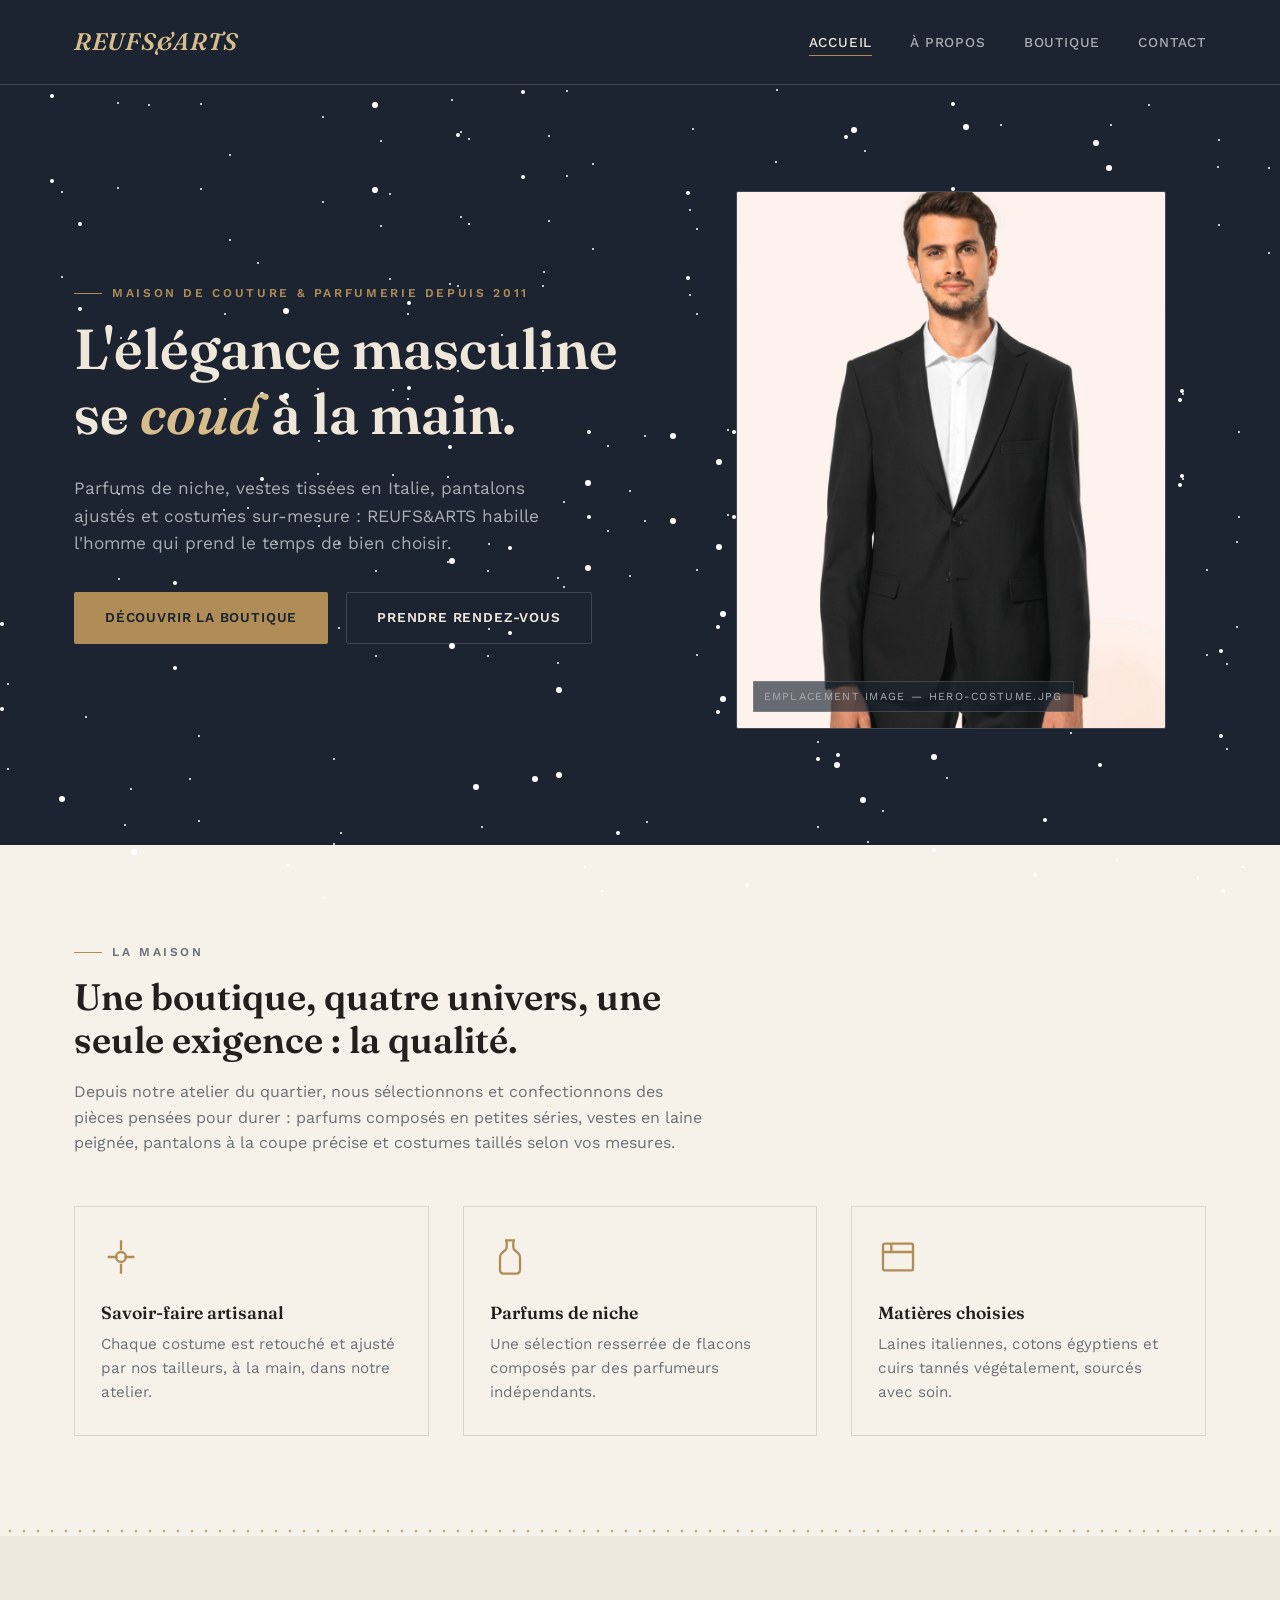
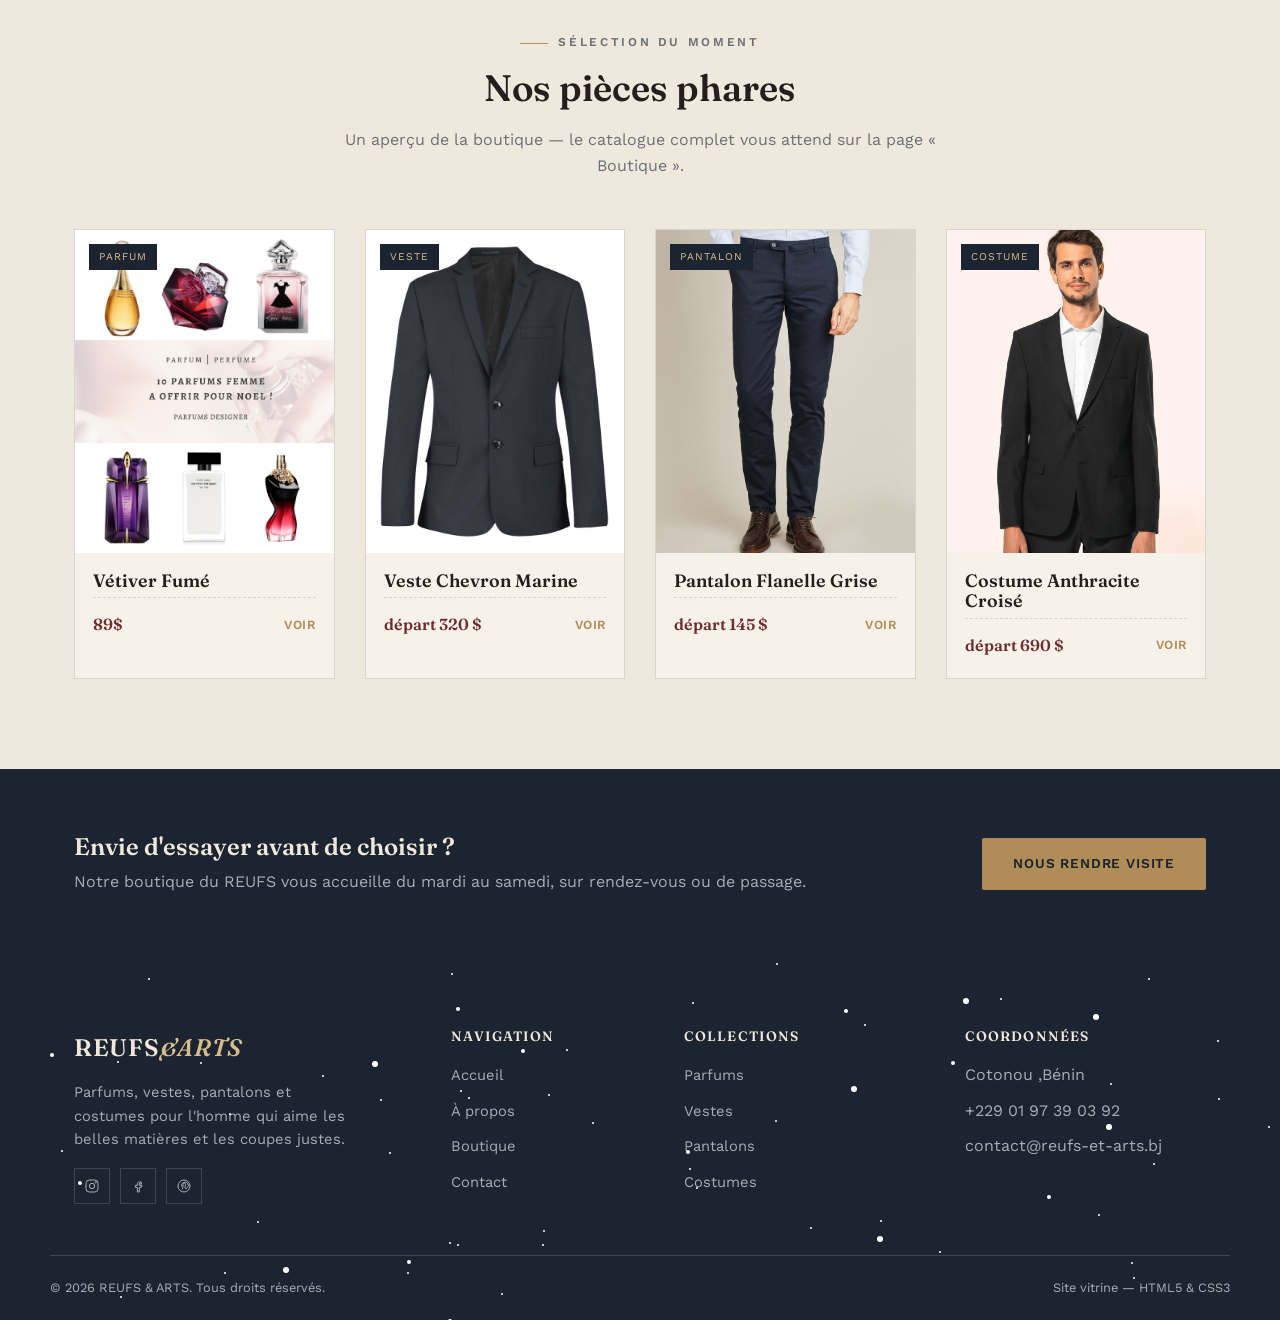
<file: index.html>
<!DOCTYPE html>
<html lang="fr">
<head>
<meta charset="UTF-8">
<meta name="viewport" content="width=device-width, initial-scale=1.0">
<title>Atelier REUFS — Parfums, costumes &amp; prêt-à-porter masculin</title>
<meta name="description" content="Atelier REUFS, boutique masculine : parfums, vestes, pantalons et costumes sur-mesure et prêt-à-porter d'exception.">
<link rel="preconnect" href="https://fonts.googleapis.com">
<link rel="preconnect" href="https://fonts.gstatic.com" crossorigin>
<link href="https://fonts.googleapis.com/css2?family=Fraunces:ital,wght@0,400;0,500;0,600;1,500&family=Work+Sans:wght@400;500;600&display=swap" rel="stylesheet">
<link rel="stylesheet" href="assets/style.css">
</head>
<body>

<header class="site-header">
  <div class="container header-inner">
    <a href="index.html" class="logo"><span>REUFS&amp;ARTS</span></a>
    <input type="checkbox" id="nav-toggle" class="nav-toggle">
    <label for="nav-toggle" class="hamburger" aria-label="Ouvrir le menu"><span></span></label>
    <nav class="site-nav" aria-label="Navigation principale">
      <ul>
        <li><a href="index.html" aria-current="page">Accueil</a></li>
        <li><a href="propos.html">À propos</a></li>
        <li><a href="services.html">Boutique</a></li>
        <li><a href="contacts.html">Contact</a></li>
      </ul>
    </nav>
  </div>
</header>

<main>

  <!-- HERO -->
  <section class="hero">
    <div class="stars-bg">
    <div class="stars-small"></div>
    <div class="stars-medium"></div>
    <div class="stars-large"></div>
    </div>
    <div class="container hero-grid">
      <div class="hero-text">
        <p class="eyebrow">Maison de couture &amp; parfumerie depuis 2011</p>
        <h1>L'élégance masculine se <em>coud</em> à la main.</h1>
        <p class="lead">Parfums de niche, vestes tissées en Italie, pantalons ajustés et costumes sur-mesure : REUFS&amp;ARTS habille l'homme qui prend le temps de bien choisir.</p>
        <div class="hero-actions">
          <a href="services.html" class="btn btn-primary">Découvrir la boutique</a>
          <a href="contacts.html" class="btn btn-outline">Prendre rendez-vous</a>
        </div>
      </div>
      <figure class="hero-media">
        <img src="assets/image/vestecomplet.jpg" alt="Costume trois pièces gris anthracite présenté sur mannequin en vitrine de la boutique">
        <span class="placeholder-tag">Emplacement image — hero-costume.jpg</span>
      </figure>
    </div>
  </section>

  <!-- PRESENTATION -->
  <section class="section">
    <div class="stars-bg">
    <div class="stars-small"></div>
    <div class="stars-medium"></div>
    <div class="stars-large"></div>
    </div>
    <div class="container">
      <div class="section-head">
        <p class="eyebrow">La maison</p>
        <h2>Une boutique, quatre univers, une seule exigence : la qualité.</h2>
        <p>Depuis notre atelier du quartier, nous sélectionnons et confectionnons des pièces pensées pour durer : parfums composés en petites séries, vestes en laine peignée, pantalons à la coupe précise et costumes taillés selon vos mesures.</p>
      </div>

      <div class="intro-grid">
        <article class="intro-item">
          <svg class="icon" viewBox="0 0 24 24" fill="none" stroke="currentColor" stroke-width="1.4"><path d="M12 2v6M12 22v-6M4 12h6M14 12h6"/><circle cx="12" cy="12" r="3"/></svg>
          <h3>Savoir-faire artisanal</h3>
          <p>Chaque costume est retouché et ajusté par nos tailleurs, à la main, dans notre atelier.</p>
        </article>
        <article class="intro-item">
          <svg class="icon" viewBox="0 0 24 24" fill="none" stroke="currentColor" stroke-width="1.4"><path d="M9 2h6M10 2v4.2c0 .5-.2 1-.5 1.4L6.8 10c-.5.6-.8 1.4-.8 2.2V20a2 2 0 0 0 2 2h8a2 2 0 0 0 2-2v-7.8c0-.8-.3-1.6-.8-2.2L14.5 7.6c-.3-.4-.5-.9-.5-1.4V2"/></svg>
          <h3>Parfums de niche</h3>
          <p>Une sélection resserrée de flacons composés par des parfumeurs indépendants.</p>
        </article>
        <article class="intro-item">
          <svg class="icon" viewBox="0 0 24 24" fill="none" stroke="currentColor" stroke-width="1.4"><rect x="3" y="4" width="18" height="16" rx="1"/><path d="M3 9h18M8 4v5"/></svg>
          <h3>Matières choisies</h3>
          <p>Laines italiennes, cotons égyptiens et cuirs tannés végétalement, sourcés avec soin.</p>
        </article>
      </div>
    </div>
  </section>

  <hr class="stitch-divider">

  <!-- PRODUITS PHARES -->
  <section class="section section-alt">
    <div class="container">
      <div class="section-head center">
        <p class="eyebrow">Sélection du moment</p>
        <h2>Nos pièces phares</h2>
        <p>Un aperçu de la boutique — le catalogue complet vous attend sur la page « Boutique ».</p>
      </div>

      <div class="product-grid">
        <article class="product-card preview-card">
          <div class="product-media">
            <span class="product-category">Parfum</span>
            <img src="assets/image/parfum.png" alt="Flacon de parfum Vétiver Fumé, boîtier ambré, posé sur un plateau en bois">
          </div>
          <div class="product-body">
            <h3>Vétiver Fumé</h3>
            <div class="product-footer">
              <span class="price">89$</span>
              <span class="product-mini-link">Voir</span>
            </div>
          </div>
        </article>

        <article class="product-card preview-card">
          <div class="product-media">
            <span class="product-category">Veste</span>
            <img src="assets/image/hautveste.jpg" alt="Veste en laine chevron bleu marine à revers crantés, sur cintre en bois">
          </div>
          <div class="product-body">
            <h3>Veste Chevron Marine</h3>
            <div class="product-footer">
              <span class="price">départ 320 $</span>
              <span class="product-mini-link">Voir</span>
            </div>
          </div>
        </article>

        <article class="product-card preview-card">
          <div class="product-media">
            <span class="product-category">Pantalon</span>
            <img src="assets/image/pantalon.jpg" alt="Pantalon en flanelle grise à pinces, coupe droite, plié sur une table en atelier">
          </div>
          <div class="product-body">
            <h3>Pantalon Flanelle Grise</h3>
            <div class="product-footer">
              <span class="price">départ 145 $</span>
              <span class="product-mini-link">Voir</span>
            </div>
          </div>
        </article>

        <article class="product-card preview-card">
          <div class="product-media">
            <span class="product-category">Costume</span>
            <img src="assets/image/vestecomplet.jpg" alt="Costume deux pièces anthracite sur mannequin, veste croisée">
          </div>
          <div class="product-body">
            <h3>Costume Anthracite Croisé</h3>
            <div class="product-footer">
              <span class="price">départ 690 $</span>
              <span class="product-mini-link">VOIR</span>
            </div>
          </div>
        </article>
        
      </div>
    </div>
  </section>

  <!-- CTA -->
  <section class="cta-band">
    <div class="container cta-grid">
      <div>
        <h2>Envie d'essayer avant de choisir&nbsp;?</h2>
        <p>Notre boutique du REUFS vous accueille du mardi au samedi, sur rendez-vous ou de passage.</p>
      </div>
      <a href="contact.html" class="btn btn-primary">Nous rendre visite</a>
    </div>
  </section>

</main>

<footer class="site-footer">
   <div class="stars-bg">
   <div class="stars-small"></div>
   <div class="stars-medium"></div>
   <div class="stars-large"></div>
   </div>
  <div class="container footer-grid">
    <div class="footer-brand">
      <a href="index.html" class="logo">REUFS<span>&amp;ARTS</span></a>
      <p>Parfums, vestes, pantalons et costumes pour l'homme qui aime les belles matières et les coupes justes.</p>
      <div class="footer-social">
        <a href="#" aria-label="Instagram"><svg viewBox="0 0 24 24" fill="none" stroke="currentColor" stroke-width="1.5"><rect x="3" y="3" width="18" height="18" rx="5"/><circle cx="12" cy="12" r="4"/><circle cx="17.5" cy="6.5" r="1"/></svg></a>
        <a href="#" aria-label="Facebook"><svg viewBox="0 0 24 24" fill="none" stroke="currentColor" stroke-width="1.5"><path d="M14 9h3V6h-3c-1.7 0-3 1.3-3 3v2H8v3h3v7h3v-7h3l1-3h-4V9c0-.6.4-1 1-1z"/></svg></a>
        <a href="#" aria-label="Pinterest"><svg viewBox="0 0 24 24" fill="none" stroke="currentColor" stroke-width="1.5"><circle cx="12" cy="12" r="9"/><path d="M9.5 17c1-4 1.2-6 1.2-7.3a1.8 1.8 0 0 1 3.6.2c0 1-.6 2.5-.9 3.9-.3 1.1.6 2 1.7 2 2 0 3.4-2.6 3.4-5 0-2.6-2-4.5-4.9-4.5-3.4 0-5.3 2.4-5.3 4.8 0 .9.3 1.5.7 2"/></svg></a>
      </div>
    </div>
    <nav class="footer-col" aria-label="Plan du site">
      <h4>Navigation</h4>
      <ul>
        <li><a href="index.html">Accueil</a></li>
        <li><a href="propos.html">À propos</a></li>
        <li><a href="services.html">Boutique</a></li>
        <li><a href="contacts.html">Contact</a></li>
      </ul>
    </nav>
    <div class="footer-col">
      <h4>Collections</h4>
      <ul>
        <li><a href="services.html#parfums">Parfums</a></li>
        <li><a href="services.html#vestes">Vestes</a></li>
        <li><a href="services.html#pantalons">Pantalons</a></li>
        <li><a href="services.html#costumes">Costumes</a></li>
      </ul>
    </div>
    <div class="footer-col">
      <h4>Coordonnées</h4>
      <ul>
        <li>Cotonou ,Bénin</li>
        <li>+229 01 97 39 03 92</li>
        <li>contact@reufs-et-arts.bj</li>
      </ul>
    </div>
  </div>
  <div class="container footer-bottom">
    <span>&copy; 2026 REUFS &amp; ARTS. Tous droits réservés.</span>
    <span>Site vitrine — HTML5 &amp; CSS3</span>
  </div>
</footer>

</body>
</html>
</file>
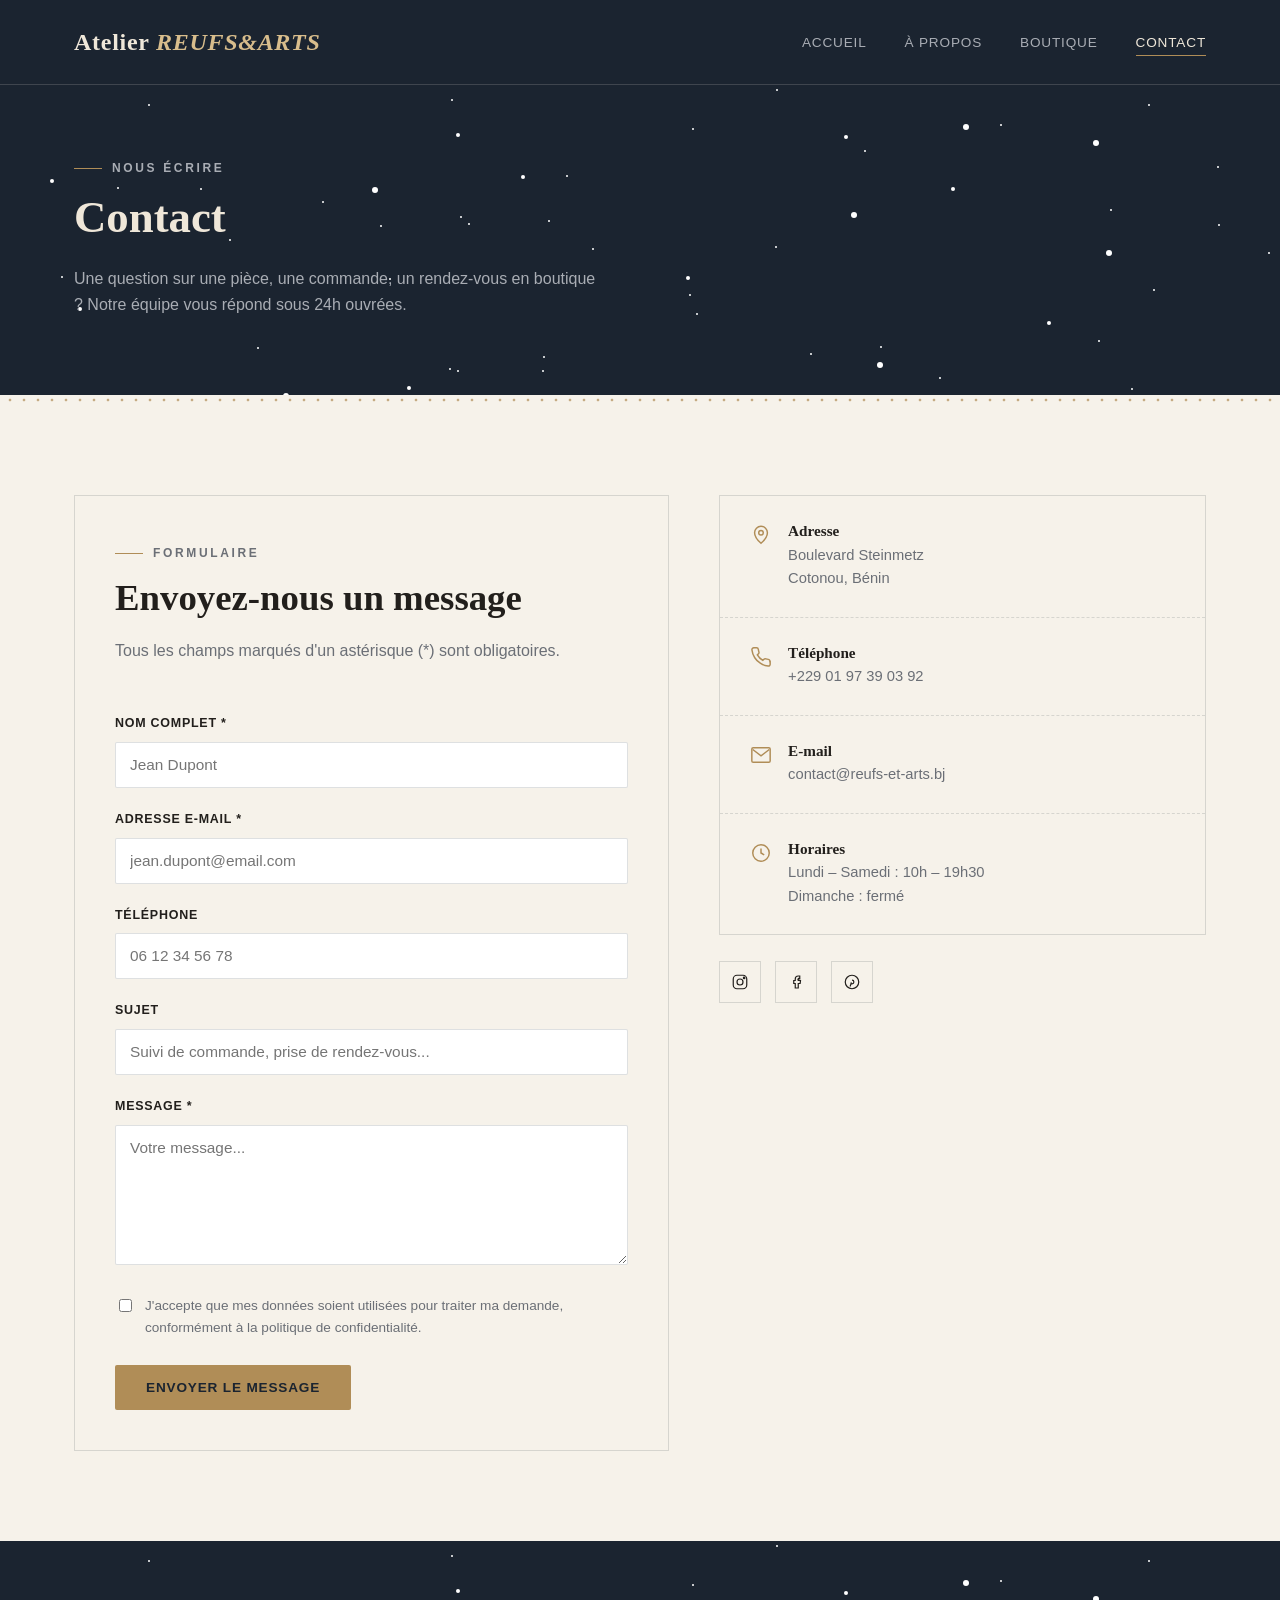
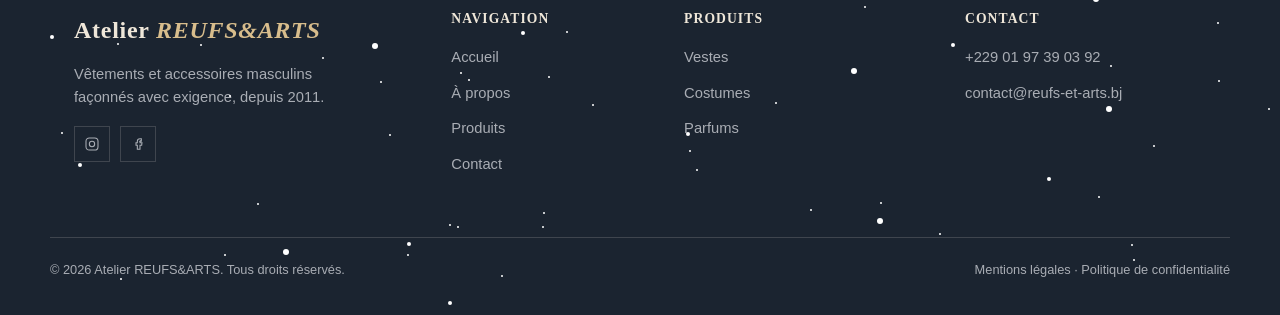
<file: contacts.html>
<!DOCTYPE html>
<html lang="fr">
<head>
<meta charset="UTF-8">
<meta name="viewport" content="width=device-width, initial-scale=1.0">
<title>Contact — Atelier REUFS&ARTS</title>
<meta name="description" content="Contactez Atelier REUFS&ARTS : formulaire, adresse, téléphone, horaires et réseaux sociaux.">
<link rel="stylesheet" href="assets/style.css">
</head>
<body>

<!-- ========== EN-TÊTE ========== -->
<header class="site-header">
  <div class="container header-inner">
    <a href="index.html" class="logo">Atelier <span>REUFS&ARTS</span></a>

    <input type="checkbox" id="nav-toggle" class="nav-toggle">
    <label for="nav-toggle" class="hamburger" aria-label="Ouvrir le menu">
      <span></span>
    </label>

    <nav class="site-nav" aria-label="Navigation principale">
      <ul>
        <li><a href="index.html">Accueil</a></li>
        <li><a href="propos.html">À propos</a></li>
        <li><a href="services.html">Boutique</a></li>
        <li><a href="contacts.html" aria-current="page">Contact</a></li>
      </ul>
    </nav>
  </div>
</header>

<main>

  <!-- ========== BANNIÈRE DE PAGE ========== -->
  <section class="page-banner">
    <div class="stars-bg">
    <div class="stars-small"></div>
    <div class="stars-medium"></div>
   <div class="stars-large"></div>
   </div>
    <div class="container">
      <p class="eyebrow">Nous écrire</p>
      <h1>Contact</h1>
      <p>Une question sur une pièce, une commande, un rendez-vous en boutique ? Notre équipe vous répond sous 24h ouvrées.</p>
    </div>
  </section>
  <hr class="stitch-divider">

  <!-- ========== FORMULAIRE + COORDONNÉES ========== -->
  <section class="section">
    <div class="container">
      <div class="contact-grid">

        <!-- Formulaire -->
        <article class="contact-form">
          <div class="section-head">
            <p class="eyebrow">Formulaire</p>
            <h2>Envoyez-nous un message</h2>
            <p>Tous les champs marqués d'un astérisque (*) sont obligatoires.</p>
          </div>

          <form action="#" method="post">
            <div class="form-row">
              <label for="nom">Nom complet *</label>
              <input type="text" id="nom" name="nom" placeholder="Jean Dupont" required>
            </div>

            <div class="form-row">
              <label for="email">Adresse e-mail *</label>
              <input type="email" id="email" name="email" placeholder="jean.dupont@email.com" required>
            </div>

            <div class="form-row">
              <label for="telephone">Téléphone</label>
              <input type="tel" id="telephone" name="telephone" placeholder="06 12 34 56 78">
            </div>

            <div class="form-row">
              <label for="sujet">Sujet</label>
              <input type="text" id="sujet" name="sujet" placeholder="Suivi de commande, prise de rendez-vous...">
            </div>

            <div class="form-row">
              <label for="message">Message *</label>
              <textarea id="message" name="message" placeholder="Votre message..." required></textarea>
            </div>

            <div class="form-consent">
              <input type="checkbox" id="consent" name="consent" required>
              <label for="consent">J'accepte que mes données soient utilisées pour traiter ma demande, conformément à la politique de confidentialité.</label>
            </div>

            <button type="submit" class="btn btn-primary">Envoyer le message</button>
          </form>
        </article>

        <!-- Coordonnées -->
        <aside>
          <div class="info-card">
            <div class="info-block">
              <svg class="icon" viewBox="0 0 24 24" fill="none" stroke="currentColor" stroke-width="1.6" aria-hidden="true">
                <path d="M12 21s-7-6.1-7-11.5A7 7 0 0 1 12 2.5a7 7 0 0 1 7 7C19 14.9 12 21 12 21z"/>
                <circle cx="12" cy="9.5" r="2.5"/>
              </svg>
              <div>
                <h3>Adresse</h3>
                <p>Boulevard Steinmetz<br>Cotonou, Bénin</p>
              </div>
            </div>

            <div class="info-block">
              <svg class="icon" viewBox="0 0 24 24" fill="none" stroke="currentColor" stroke-width="1.6" aria-hidden="true">
                <path d="M22 16.9v3a2 2 0 0 1-2.2 2 19.8 19.8 0 0 1-8.6-3.1 19.5 19.5 0 0 1-6-6A19.8 19.8 0 0 1 2.1 4.2 2 2 0 0 1 4.1 2h3a2 2 0 0 1 2 1.7c.1.9.3 1.8.6 2.7a2 2 0 0 1-.5 2.1L8 9.7a16 16 0 0 0 6 6l1.2-1.2a2 2 0 0 1 2.1-.5c.9.3 1.8.5 2.7.6a2 2 0 0 1 1.7 2.3z"/>
              </svg>
              <div>
                <h3>Téléphone</h3>
                <p>+229 01 97 39 03 92</p>
              </div>
            </div>

            <div class="info-block">
              <svg class="icon" viewBox="0 0 24 24" fill="none" stroke="currentColor" stroke-width="1.6" aria-hidden="true">
                <rect x="2" y="4" width="20" height="16" rx="1.5"/>
                <path d="m3 6 9 7 9-7"/>
              </svg>
              <div>
                <h3>E-mail</h3>
                <p>contact@reufs-et-arts.bj</p>
              </div>
            </div>

            <div class="info-block">
              <svg class="icon" viewBox="0 0 24 24" fill="none" stroke="currentColor" stroke-width="1.6" aria-hidden="true">
                <circle cx="12" cy="12" r="9"/>
                <path d="M12 7v5l3.5 2"/>
              </svg>
              <div>
                <h3>Horaires</h3>
                <p>Lundi – Samedi : 10h – 19h30<br>Dimanche : fermé</p>
              </div>
            </div>
          </div>

          <div class="social-row" aria-label="Réseaux sociaux">
            <a href="#" aria-label="Instagram">
              <svg viewBox="0 0 24 24" fill="none" stroke="currentColor" stroke-width="1.6" aria-hidden="true">
                <rect x="3" y="3" width="18" height="18" rx="5"/>
                <circle cx="12" cy="12" r="4"/>
                <circle cx="17.5" cy="6.5" r="1"/>
              </svg>
            </a>
            <a href="#" aria-label="Facebook">
              <svg viewBox="0 0 24 24" fill="none" stroke="currentColor" stroke-width="1.6" aria-hidden="true">
                <path d="M15 8h2V4h-2a4 4 0 0 0-4 4v2H9v4h2v6h4v-6h2.5l.5-4H15V8a1 1 0 0 1 1-1z"/>
              </svg>
            </a>
            <a href="#" aria-label="Pinterest">
              <svg viewBox="0 0 24 24" fill="none" stroke="currentColor" stroke-width="1.6" aria-hidden="true">
                <circle cx="12" cy="12" r="9"/>
                <path d="M9.5 18c1-3 1.6-5.4 1.6-5.4M12 9.5a2.5 2.5 0 1 1 0 5c-1 0-1.6-.4-1.6-.4"/>
              </svg>
            </a>
          </div>
        </aside>

      </div>
    </div>
  </section>

</main>

<!-- ========== PIED DE PAGE ========== -->
<footer class="site-footer">
  <div class="stars-bg">
     <div class="stars-small"></div>
     <div class="stars-medium"></div>
     <div class="stars-large"></div>
   </div>
  <div class="container footer-grid">
    <div class="footer-brand">
      <a href="index.html" class="logo">Atelier <span>REUFS&ARTS</span></a>
      <p>Vêtements et accessoires masculins façonnés avec exigence, depuis 2011.</p>
      <div class="footer-social">
        <a href="#" aria-label="Instagram">
          <svg viewBox="0 0 24 24" fill="none" stroke="currentColor" stroke-width="1.6" aria-hidden="true">
            <rect x="3" y="3" width="18" height="18" rx="5"/>
            <circle cx="12" cy="12" r="4"/>
          </svg>
        </a>
        <a href="#" aria-label="Facebook">
          <svg viewBox="0 0 24 24" fill="none" stroke="currentColor" stroke-width="1.6" aria-hidden="true">
            <path d="M15 8h2V4h-2a4 4 0 0 0-4 4v2H9v4h2v6h4v-6h2.5l.5-4H15V8a1 1 0 0 1 1-1z"/>
          </svg>
        </a>
      </div>
    </div>

    <div class="footer-col">
      <h4>Navigation</h4>
      <ul>
        <li><a href="index.html">Accueil</a></li>
        <li><a href="propos.html">À propos</a></li>
        <li><a href="services.html">Produits</a></li>
        <li><a href="contacts.html">Contact</a></li>
      </ul>
    </div>

    <div class="footer-col">
      <h4>Produits</h4>
      <ul>
        <li><a href="services.html">Vestes</a></li>
        <li><a href="services.html">Costumes</a></li>
        <li><a href="services.html">Parfums</a></li>
      </ul>
    </div>

    <div class="footer-col">
      <h4>Contact</h4>
      <ul>
        <li><a href="tel:+2290197390392">+229 01 97 39 03 92</a></li>
        <li><a href="mailto:contact@reufs-et-arts.bj">contact@reufs-et-arts.bj</a></li>
      </ul>
    </div>
  </div>

  <div class="container footer-bottom">
    <p>&copy; 2026 Atelier REUFS&ARTS. Tous droits réservés.</p>
    <p>Mentions légales · Politique de confidentialité</p>
  </div>
</footer>

</body>
</html>
</file>
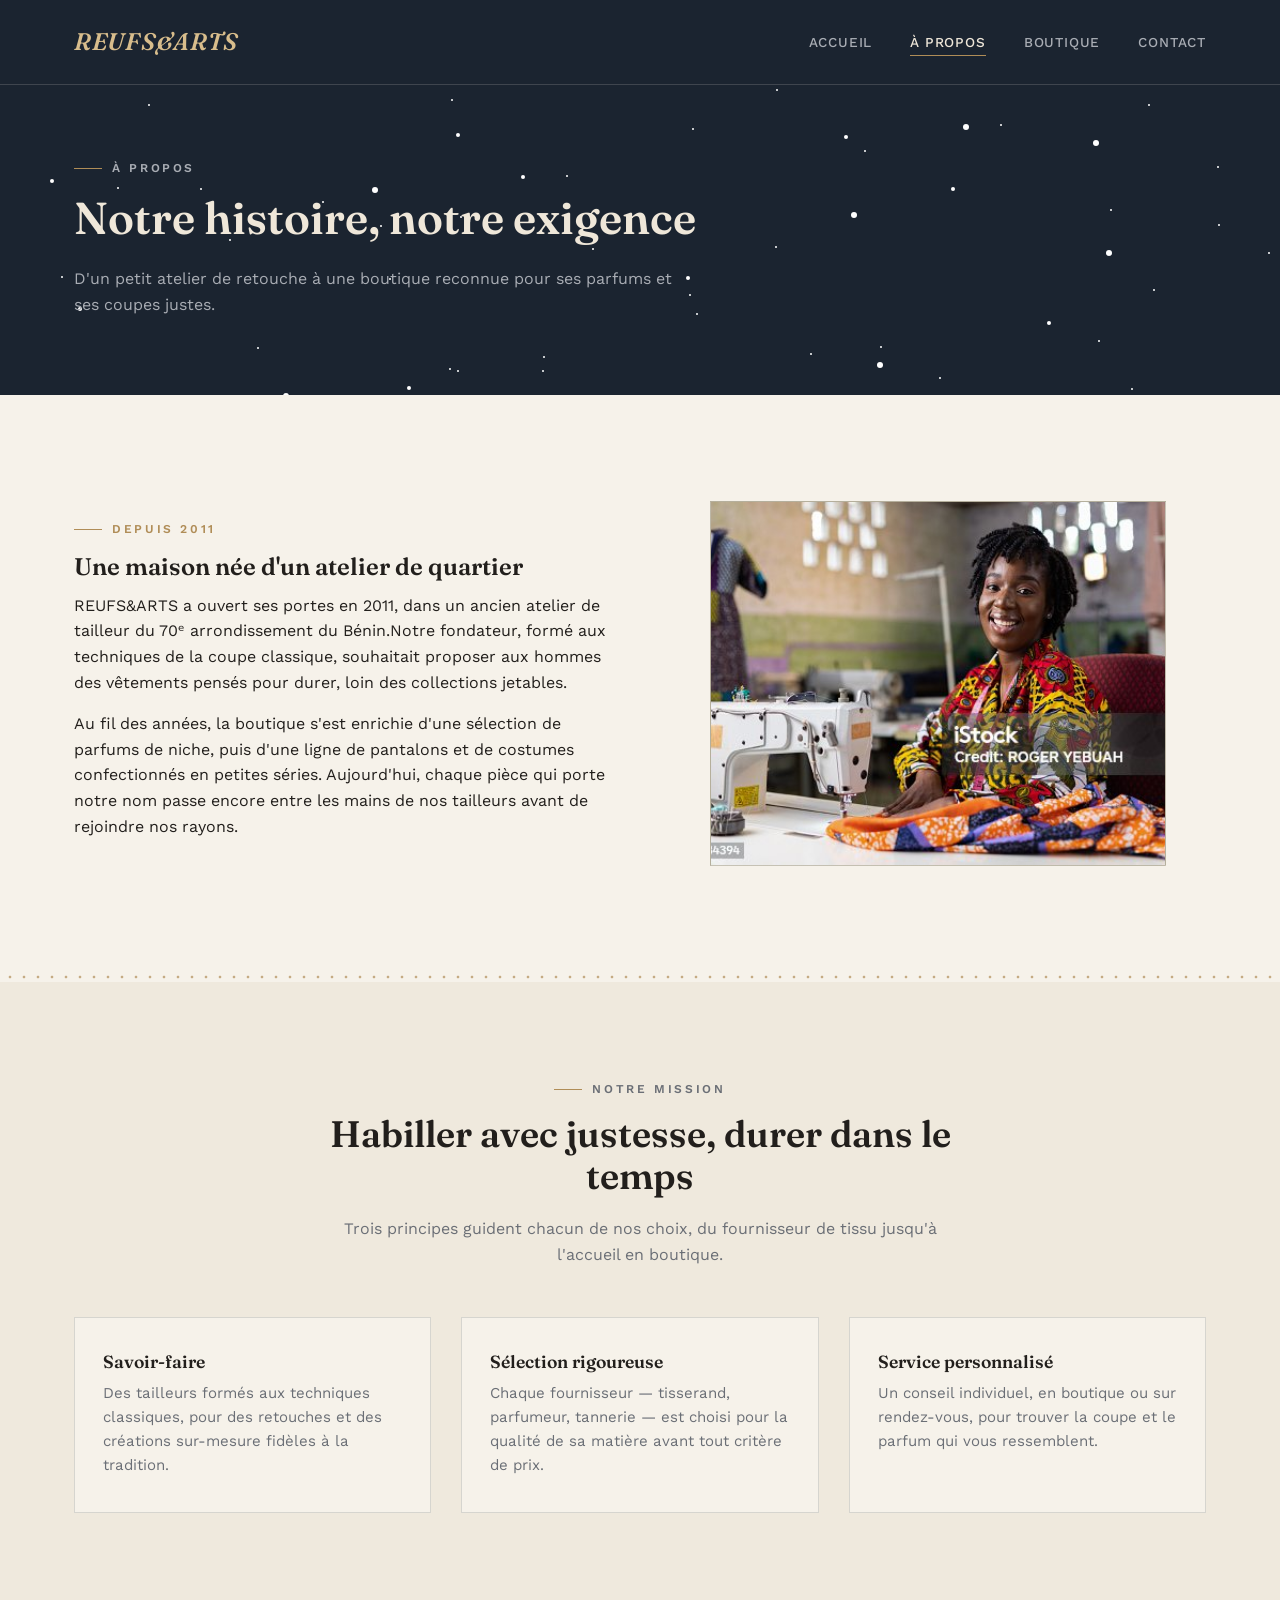
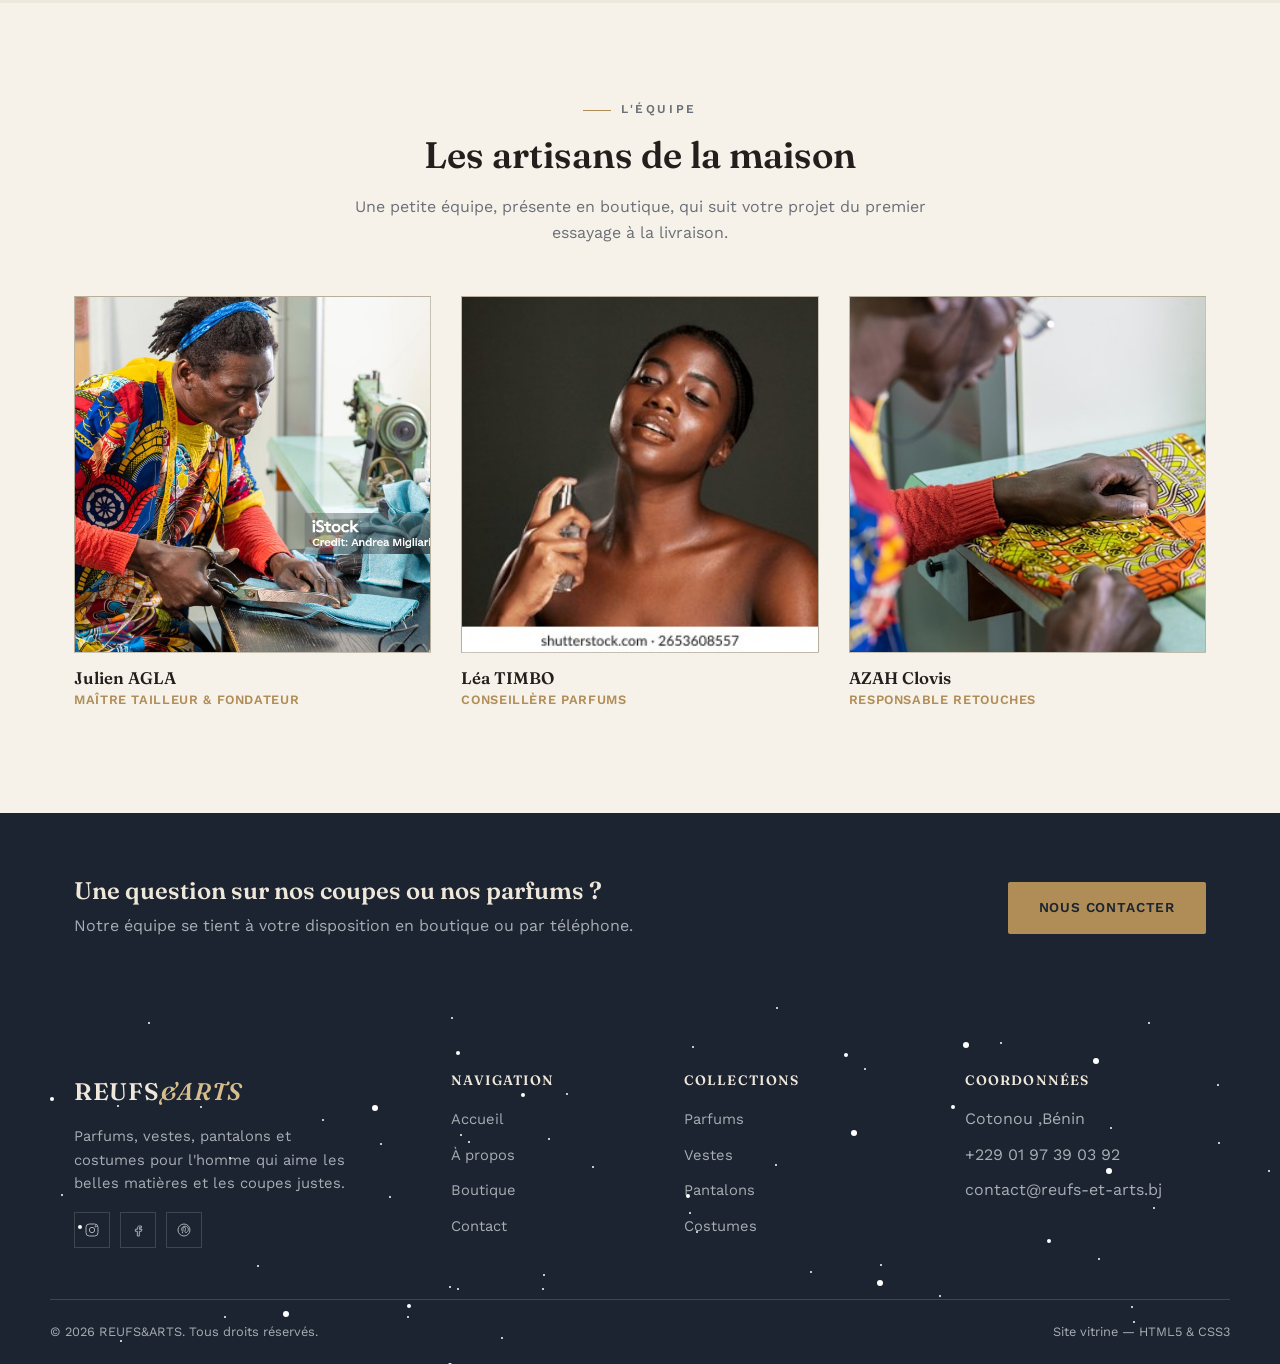
<file: propos.html>
<!DOCTYPE html>
<html lang="fr">
<head>
<meta charset="UTF-8">
<meta name="viewport" content="width=device-width, initial-scale=1.0">
<title>À propos — Atelier Faubourg</title>
<meta name="description" content="Découvrez l'histoire, la mission et l'équipe de la boutique Faubourg & Co, spécialiste du parfum et du vêtement masculin.">
<link rel="preconnect" href="https://fonts.googleapis.com">
<link rel="preconnect" href="https://fonts.gstatic.com" crossorigin>
<link href="https://fonts.googleapis.com/css2?family=Fraunces:ital,wght@0,400;0,500;0,600;1,500&family=Work+Sans:wght@400;500;600&display=swap" rel="stylesheet">
<link rel="stylesheet" href="assets/style.css">
</head>
<body>

<header class="site-header">
  <div class="container header-inner">
    <a href="index.html" class="logo"><span>REUFS&amp;ARTS</span></a>
    <input type="checkbox" id="nav-toggle" class="nav-toggle">
    <label for="nav-toggle" class="hamburger" aria-label="Ouvrir le menu"><span></span></label>
    <nav class="site-nav" aria-label="Navigation principale">
      <ul>
        <li><a href="index.html">Accueil</a></li>
        <li><a href="propos.html" aria-current="page">À propos</a></li>
        <li><a href="services.html">Boutique</a></li>
        <li><a href="contacts.html">Contact</a></li>
      </ul>
    </nav>
  </div>
</header>

<main>

  <section class="page-banner">
     <div class="stars-bg">
     <div class="stars-small"></div>
     <div class="stars-medium"></div>
     <div class="stars-large"></div>
     </div>
    <div class="container">
      <p class="eyebrow">À propos</p>
      <h1>Notre histoire, notre exigence</h1>
      <p>D'un petit atelier de retouche à une boutique reconnue pour ses parfums et ses coupes justes.</p>
    </div>
  </section>

  <!-- HISTOIRE -->
  <section class="section">
    <div class="container about-split">
      <div>
        <p class="eyebrow">Depuis 2011</p>
        <h2>Une maison née d'un atelier de quartier</h2>
        <p>REUFS&amp;ARTS a ouvert ses portes en 2011, dans un ancien atelier de tailleur du 70ᵉ arrondissement du Bénin.Notre fondateur, formé aux techniques de la coupe classique, souhaitait proposer aux hommes des vêtements pensés pour durer, loin des collections jetables.</p>
        <p>Au fil des années, la boutique s'est enrichie d'une sélection de parfums de niche, puis d'une ligne de pantalons et de costumes confectionnés en petites séries. Aujourd'hui, chaque pièce qui porte notre nom passe encore entre les mains de nos tailleurs avant de rejoindre nos rayons.</p>
      </div>
      <figure class="about-media">
        <img src="assets/image/entrepreneur-africain-en-couture.jpg" alt="Photo d'archive de l'atelier de couture Faubourg lors de son ouverture, tailleur au travail sur une veste">
      </figure>
    </div>
  </section>

  <hr class="stitch-divider">

  <!-- MISSION / VALEURS -->
  <section class="section section-alt">
    <div class="container">
      <div class="section-head center">
        <p class="eyebrow">Notre mission</p>
        <h2>Habiller avec justesse, durer dans le temps</h2>
        <p>Trois principes guident chacun de nos choix, du fournisseur de tissu jusqu'à l'accueil en boutique.</p>
      </div>
      <div class="values-grid">
        <article class="value-card">
          <h3>Savoir-faire</h3>
          <p>Des tailleurs formés aux techniques classiques, pour des retouches et des créations sur-mesure fidèles à la tradition.</p>
        </article>
        <article class="value-card">
          <h3>Sélection rigoureuse</h3>
          <p>Chaque fournisseur — tisserand, parfumeur, tannerie — est choisi pour la qualité de sa matière avant tout critère de prix.</p>
        </article>
        <article class="value-card">
          <h3>Service personnalisé</h3>
          <p>Un conseil individuel, en boutique ou sur rendez-vous, pour trouver la coupe et le parfum qui vous ressemblent.</p>
        </article>
      </div>
    </div>
  </section>

  <!-- EQUIPE -->
  <section class="section">
    <div class="container">
      <div class="section-head center">
        <p class="eyebrow">L'équipe</p>
        <h2>Les artisans de la maison</h2>
        <p>Une petite équipe, présente en boutique, qui suit votre projet du premier essayage à la livraison.</p>
      </div>
      <div class="team-grid">
        <article class="team-card">
          <div class="team-photo">
            <img src="assets/image/tailleur-africain-du-sénégal-à-lœuvre-dans-son-atelier-production-artisanale-de-vêtements-de.jpg" alt="Portrait de Julien AGLA, maître tailleur, dans l'atelier">
          </div>
          <h3>Julien AGLA</h3>
          <p class="role">Maître tailleur &amp; fondateur</p>
        </article>
        <article class="team-card">
          <div class="team-photo">
            <img src="assets/image/parfum.jpg" alt="Portrait de Léa TIMBO, conseillère parfums, en boutique">
          </div>
          <h3>Léa TIMBO</h3>
          <p class="role">Conseillère parfums</p>
        </article>
        <article class="team-card">
          <div class="team-photo">
            <img src="assets/image/tailleur-africain-vetu-vetements-tissus-traditionnels-au-travail-dans-son-atelier-production-vetements-uniques-au-style-moderne-aux-couleurs-afrique-petite-entreprise-concept-artisan_164678-552.jpg" alt="Portrait de AZAH Clovis, responsable des retouches, mètre ruban autour du cou">
          </div>
          <h3>AZAH Clovis</h3>
          <p class="role">Responsable retouches</p>
        </article>
      </div>
    </div>
  </section>

  <section class="cta-band">
    <div class="container cta-grid">
      <div>
        <h2>Une question sur nos coupes ou nos parfums&nbsp;?</h2>
        <p>Notre équipe se tient à votre disposition en boutique ou par téléphone.</p>
      </div>
      <a href="contacts.html" class="btn btn-primary">Nous contacter</a>
    </div>
  </section>

</main>

<footer class="site-footer">
    <div class="stars-bg">
    <div class="stars-small"></div>
    <div class="stars-medium"></div>
    <div class="stars-large"></div>
    </div>
  <div class="container footer-grid">
    <div class="footer-brand">
      <a href="index.html" class="logo">REUFS<span>&amp;ARTS</span></a>
      <p>Parfums, vestes, pantalons et costumes pour l'homme qui aime les belles matières et les coupes justes.</p>
      <div class="footer-social">
        <a href="#" aria-label="Instagram"><svg viewBox="0 0 24 24" fill="none" stroke="currentColor" stroke-width="1.5"><rect x="3" y="3" width="18" height="18" rx="5"/><circle cx="12" cy="12" r="4"/><circle cx="17.5" cy="6.5" r="1"/></svg></a>
        <a href="#" aria-label="Facebook"><svg viewBox="0 0 24 24" fill="none" stroke="currentColor" stroke-width="1.5"><path d="M14 9h3V6h-3c-1.7 0-3 1.3-3 3v2H8v3h3v7h3v-7h3l1-3h-4V9c0-.6.4-1 1-1z"/></svg></a>
        <a href="#" aria-label="Pinterest"><svg viewBox="0 0 24 24" fill="none" stroke="currentColor" stroke-width="1.5"><circle cx="12" cy="12" r="9"/><path d="M9.5 17c1-4 1.2-6 1.2-7.3a1.8 1.8 0 0 1 3.6.2c0 1-.6 2.5-.9 3.9-.3 1.1.6 2 1.7 2 2 0 3.4-2.6 3.4-5 0-2.6-2-4.5-4.9-4.5-3.4 0-5.3 2.4-5.3 4.8 0 .9.3 1.5.7 2"/></svg></a>
      </div>
    </div>
    <nav class="footer-col" aria-label="Plan du site">
      <h4>Navigation</h4>
      <ul>
        <li><a href="index.html">Accueil</a></li>
        <li><a href="propos.html">À propos</a></li>
        <li><a href="services.html">Boutique</a></li>
        <li><a href="contacts.html">Contact</a></li>
      </ul>
    </nav>
    <div class="footer-col">
      <h4>Collections</h4>
      <ul>
        <li><a href="services.html#parfums">Parfums</a></li>
        <li><a href="services.html#vestes">Vestes</a></li>
        <li><a href="services.html#pantalons">Pantalons</a></li>
        <li><a href="services.html#costumes">Costumes</a></li>
      </ul>
    </div>
    <div class="footer-col">
      <h4>Coordonnées</h4>
      <ul>
        <li>Cotonou ,Bénin</li>
        <li>+229 01 97 39 03 92</li>
        <li>contact@reufs-et-arts.bj</li>
      </ul>
    </div>
  </div>
  <div class="container footer-bottom">
    <span>&copy; 2026 REUFS&amp;ARTS. Tous droits réservés.</span>
    <span>Site vitrine — HTML5 &amp; CSS3</span>
  </div>
</footer>

</body>
</html>
</file>
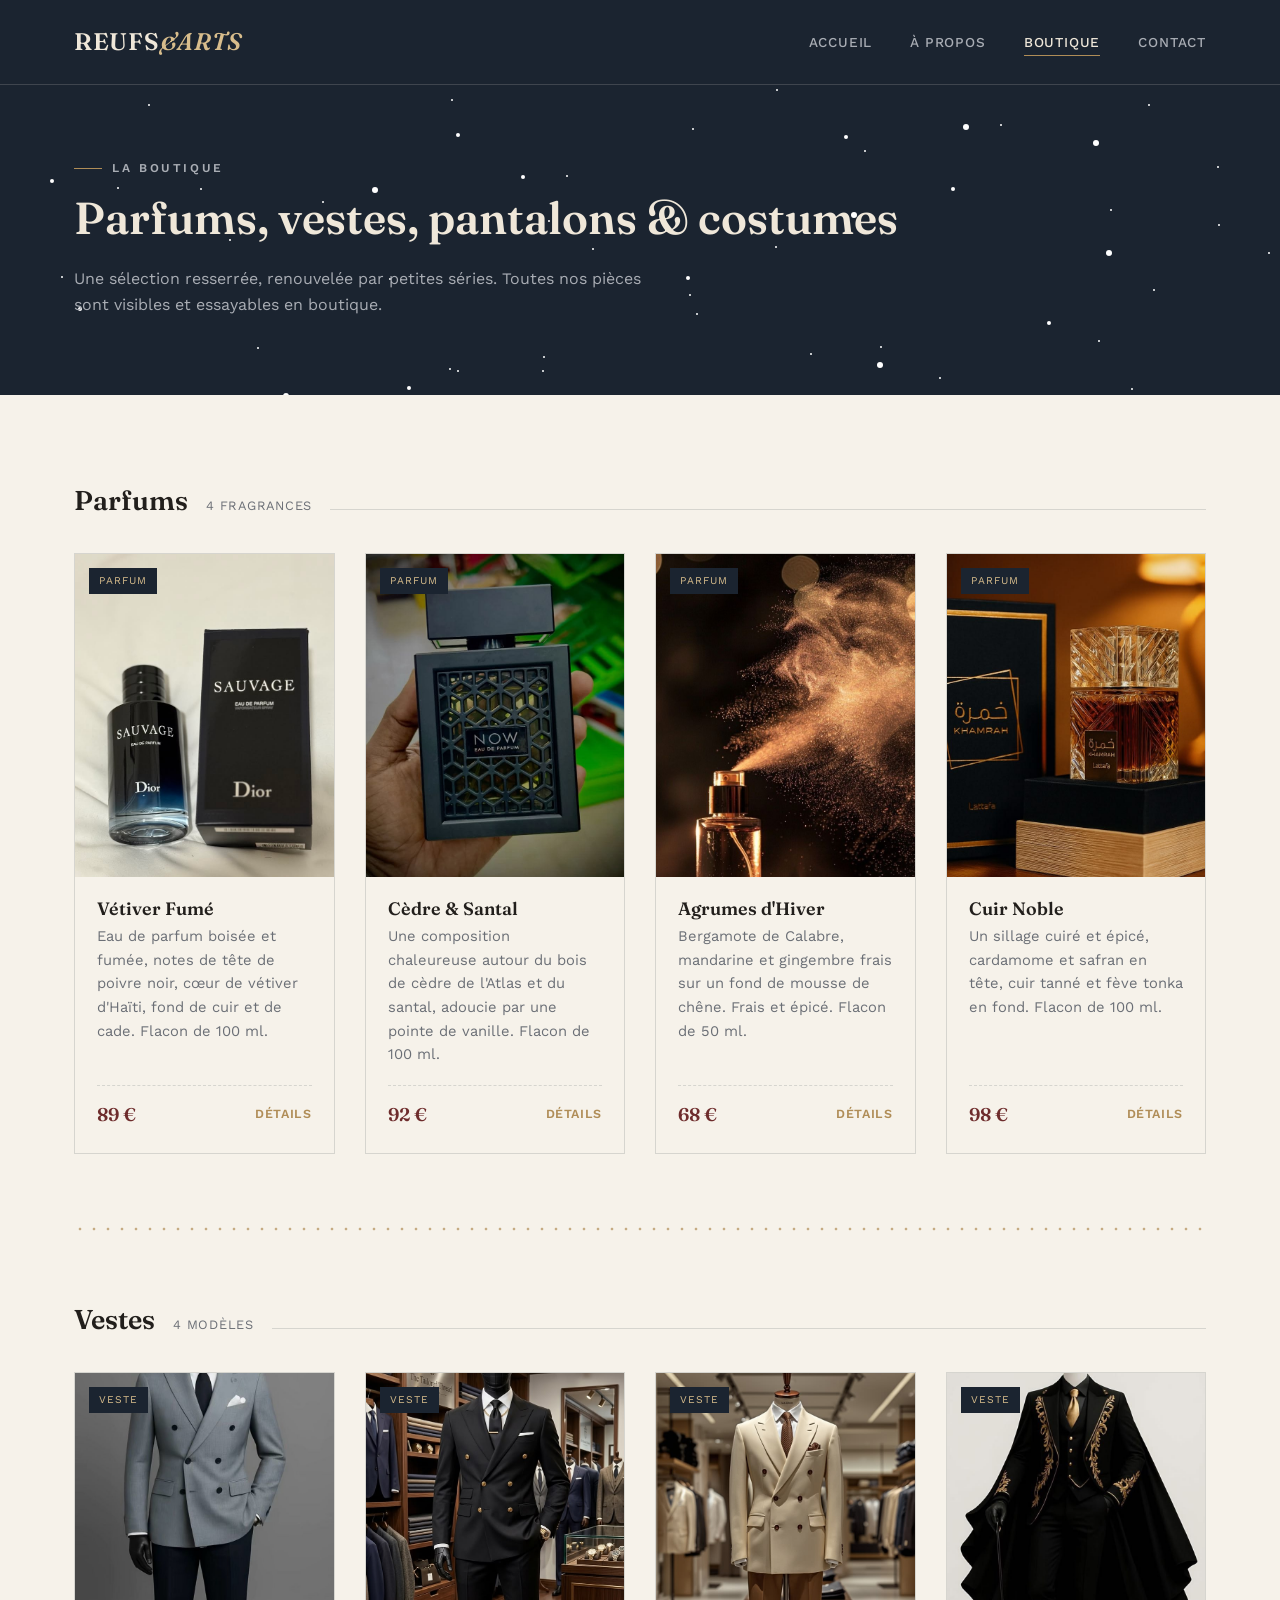
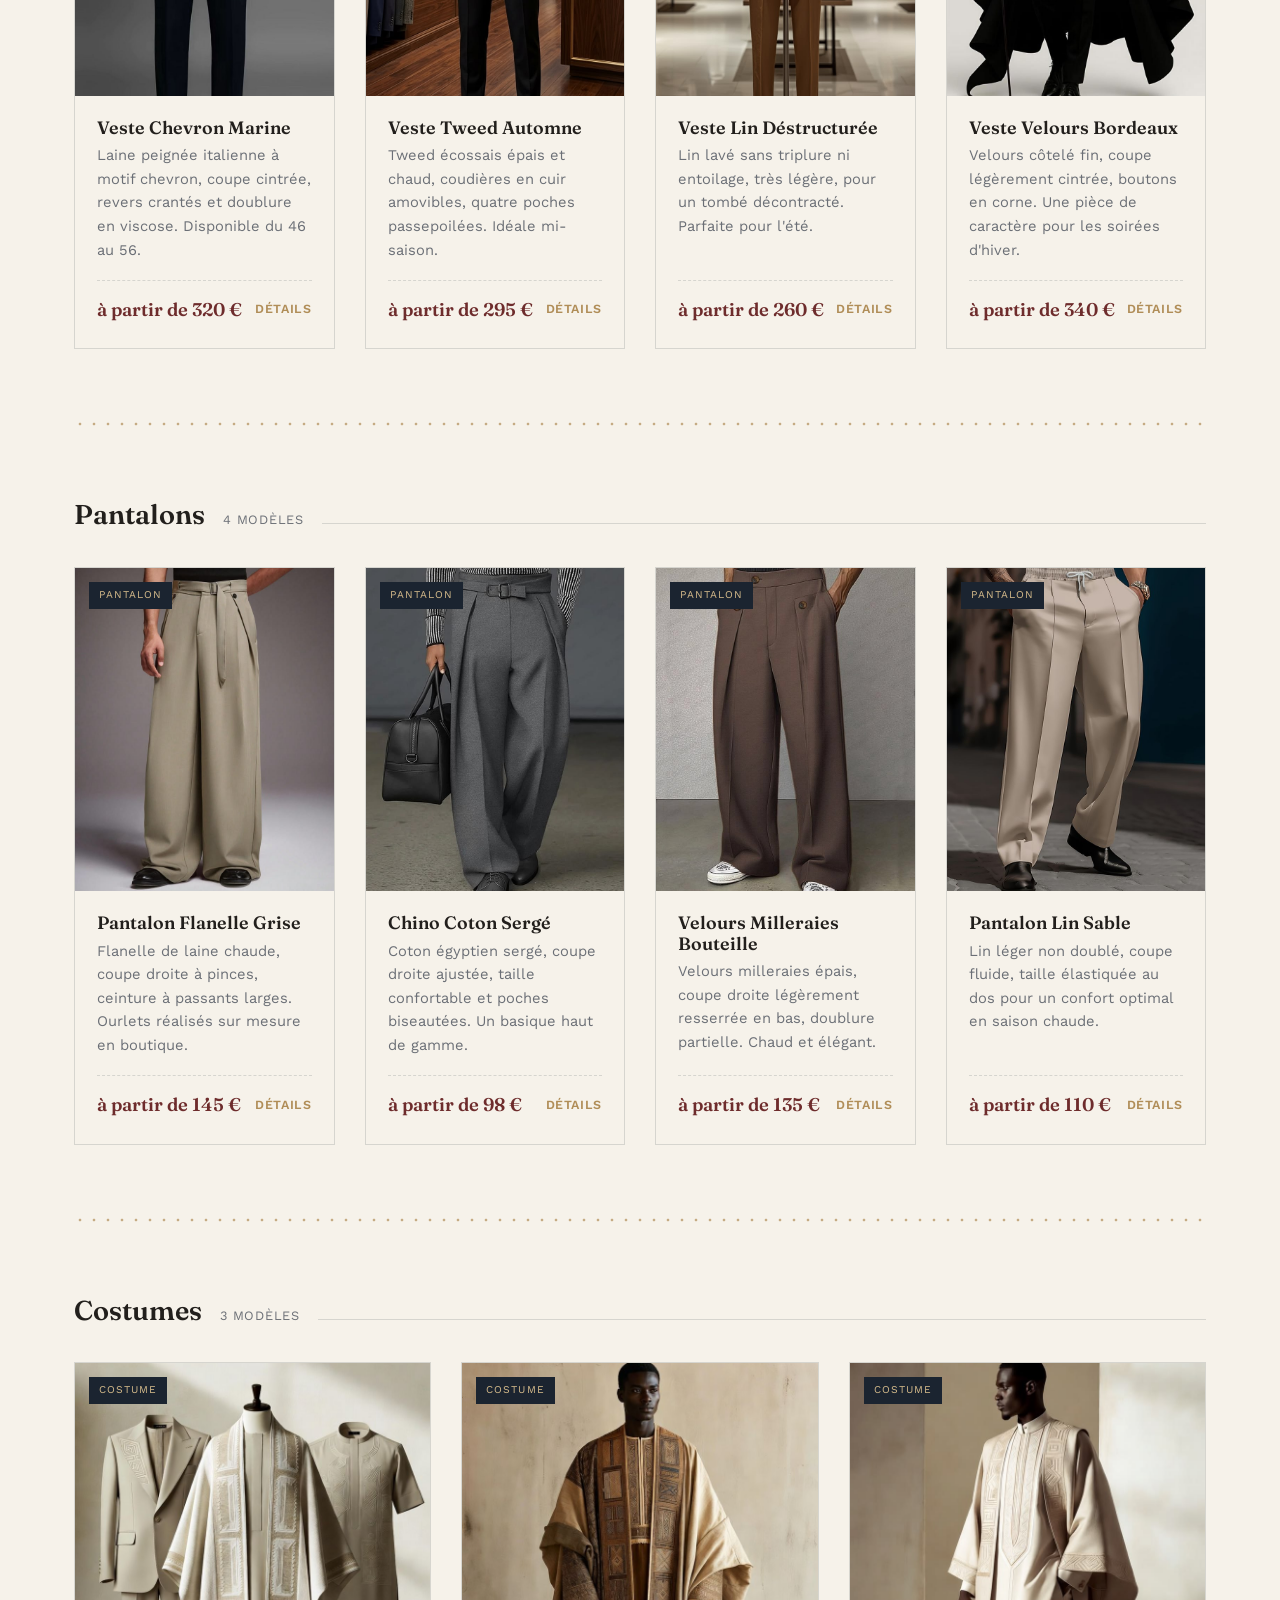
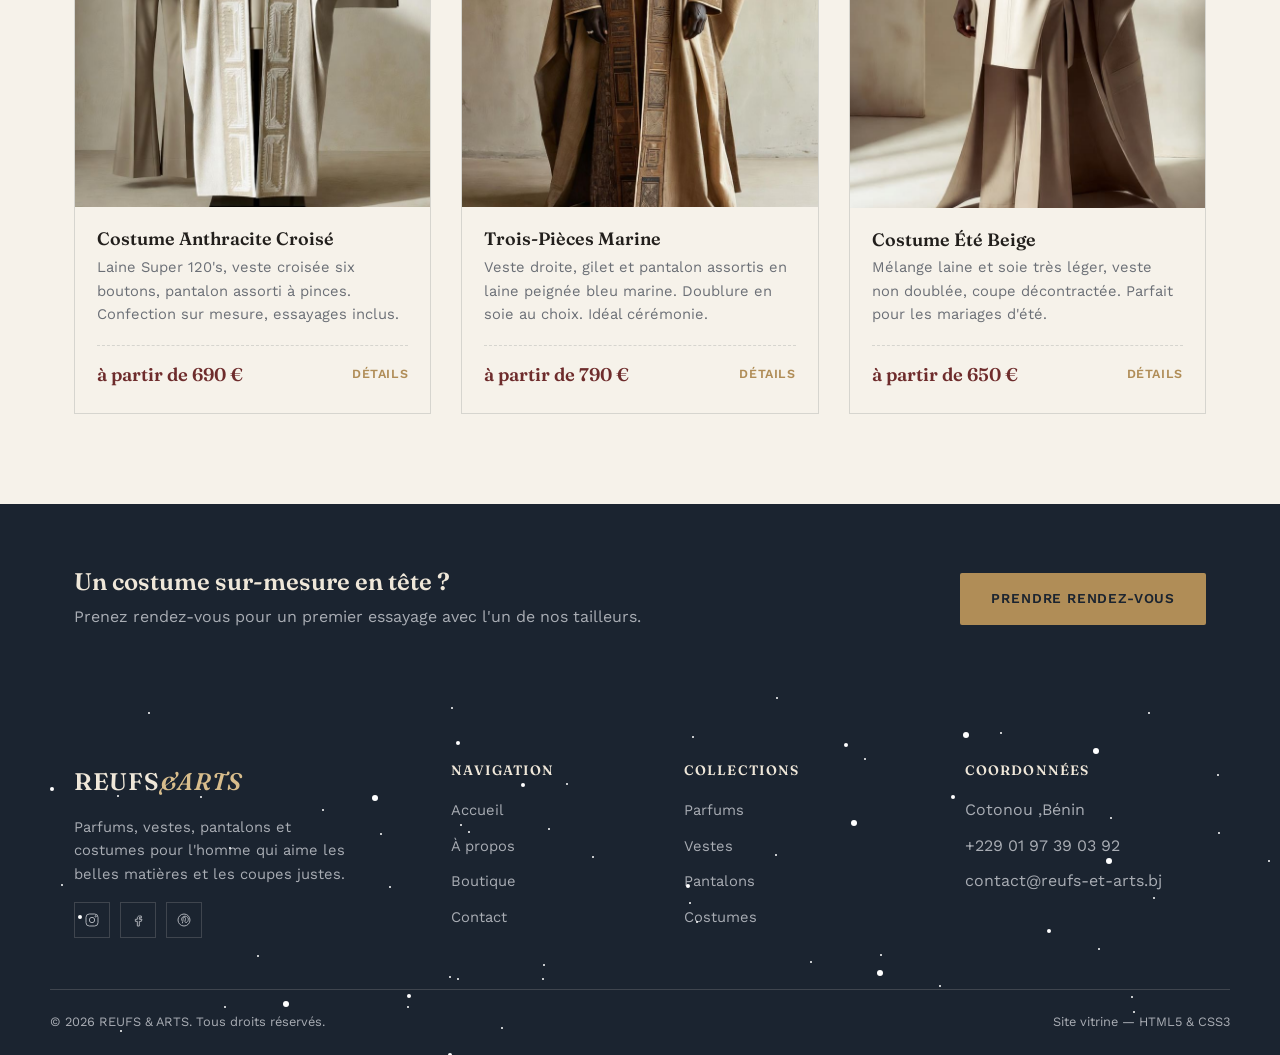
<file: services.html>
<!DOCTYPE html>
<html lang="fr">
<head>
<meta charset="UTF-8">
<meta name="viewport" content="width=device-width, initial-scale=1.0">
<title>La Boutique — Parfums, vestes, pantalons &amp; costumes | Atelier REUFS&ARTS</title>
<meta name="description" content="Catalogue Faubourg & Co : parfums de niche, vestes en laine, pantalons et costumes sur-mesure pour homme.">
<link rel="preconnect" href="https://fonts.googleapis.com">
<link rel="preconnect" href="https://fonts.gstatic.com" crossorigin>
<link href="https://fonts.googleapis.com/css2?family=Fraunces:ital,wght@0,400;0,500;0,600;1,500&family=Work+Sans:wght@400;500;600&display=swap" rel="stylesheet">
<link rel="stylesheet" href="assets/style.css">
</head>
<body>

<header class="site-header">
  <div class="container header-inner">
    <a href="index.html" class="logo">REUFS<span>&amp;ARTS</span></a>
    <input type="checkbox" id="nav-toggle" class="nav-toggle">
    <label for="nav-toggle" class="hamburger" aria-label="Ouvrir le menu"><span></span></label>
    <nav class="site-nav" aria-label="Navigation principale">
      <ul>
        <li><a href="index.html">Accueil</a></li>
        <li><a href="propos.html">À propos</a></li>
        <li><a href="services.html" aria-current="page">Boutique</a></li>
        <li><a href="contacts.html">Contact</a></li>
      </ul>
    </nav>
  </div>
</header>

<main>

  <section class="page-banner">
    <div class="stars-bg">
    <div class="stars-small"></div>
   <div class="stars-medium"></div>
  <div class="stars-large"></div>
</div>
    <div class="container">
      <p class="eyebrow">La boutique</p>
      <h1>Parfums, vestes, pantalons &amp; costumes</h1>
      <p>Une sélection resserrée, renouvelée par petites séries. Toutes nos pièces sont visibles et essayables en boutique.</p>
    </div>
  </section>

  <section class="section">
    <div class="container">

      <!-- PARFUMS -->
      <div class="category-block" id="parfums">
        <div class="category-title">
          <h2>Parfums</h2>
          <span class="count">4 fragrances</span>
        </div>
        <div class="product-grid">

          <article class="product-card">
            <div class="product-media">
              <span class="product-category">Parfum</span>
              <img src="assets/image/parf1.jpg" alt="Flacon ambré de parfum Vétiver Fumé posé sur un plateau en bois">
            </div>
            <div class="product-body">
              <h3>Vétiver Fumé</h3>
              <p class="desc">Eau de parfum boisée et fumée, notes de tête de poivre noir, cœur de vétiver d'Haïti, fond de cuir et de cade. Flacon de 100 ml.</p>
              <div class="product-footer">
                <span class="price">89 €</span>
                <span class="product-mini-link">Détails</span>
              </div>
            </div>
          </article>

          <article class="product-card">
            <div class="product-media">
              <span class="product-category">Parfum</span>
              <img src="assets/image/parf2.jpg" alt="Flacon de parfum Cèdre & Santal sur fond de bois clair">
            </div>
            <div class="product-body">
              <h3>Cèdre &amp; Santal</h3>
              <p class="desc">Une composition chaleureuse autour du bois de cèdre de l'Atlas et du santal, adoucie par une pointe de vanille. Flacon de 100 ml.</p>
              <div class="product-footer">
                <span class="price">92 €</span>
                <span class="product-mini-link">Détails</span>
              </div>
            </div>
          </article>

          <article class="product-card">
            <div class="product-media">
              <span class="product-category">Parfum</span>
              <img src="assets/image/parf3.jpg" alt="Flacon de parfum Agrumes d'Hiver avec bouchon en laiton brossé">
            </div>
            <div class="product-body">
              <h3>Agrumes d'Hiver</h3>
              <p class="desc">Bergamote de Calabre, mandarine et gingembre frais sur un fond de mousse de chêne. Frais et épicé. Flacon de 50 ml.</p>
              <div class="product-footer">
                <span class="price">68 €</span>
                <span class="product-mini-link">Détails</span>
              </div>
            </div>
          </article>

          <article class="product-card">
            <div class="product-media">
              <span class="product-category">Parfum</span>
              <img src="assets/image/parf4.jpg" alt="Flacon de parfum Cuir Noble à la couleur ambrée profonde">
            </div>
            <div class="product-body">
              <h3>Cuir Noble</h3>
              <p class="desc">Un sillage cuiré et épicé, cardamome et safran en tête, cuir tanné et fève tonka en fond. Flacon de 100 ml.</p>
              <div class="product-footer">
                <span class="price">98 €</span>
                <span class="product-mini-link">Détails</span>
              </div>
            </div>
          </article>

        </div>
      </div>

      <hr class="stitch-divider" style="margin: 70px 0;">

      <!-- VESTES -->
      <div class="category-block" id="vestes">
        <div class="category-title">
          <h2>Vestes</h2>
          <span class="count">4 modèles</span>
        </div>
        <div class="product-grid">

          <article class="product-card">
            <div class="product-media">
              <span class="product-category">Veste</span>
              <img src="assets/image/vest1.jpg" alt="Veste en laine chevron bleu marine sur cintre en bois">
            </div>
            <div class="product-body">
              <h3>Veste Chevron Marine</h3>
              <p class="desc">Laine peignée italienne à motif chevron, coupe cintrée, revers crantés et doublure en viscose. Disponible du 46 au 56.</p>
              <div class="product-footer">
                <span class="price">à partir de 320 €</span>
                <span class="product-mini-link">Détails</span>
              </div>
            </div>
          </article>

          <article class="product-card">
            <div class="product-media">
              <span class="product-category">Veste</span>
              <img src="assets/image/vest2.jpg" alt="Veste en tweed brun à chevrons épais, coupe droite">
            </div>
            <div class="product-body">
              <h3>Veste Tweed Automne</h3>
              <p class="desc">Tweed écossais épais et chaud, coudières en cuir amovibles, quatre poches passepoilées. Idéale mi-saison.</p>
              <div class="product-footer">
                <span class="price">à partir de 295 €</span>
                <span class="product-mini-link">Détails</span>
              </div>
            </div>
          </article>

          <article class="product-card">
            <div class="product-media">
              <span class="product-category">Veste</span>
              <img src="assets/image/vest3.jpg" alt="Veste déstructurée en lin beige, coupe estivale légère">
            </div>
            <div class="product-body">
              <h3>Veste Lin Déstructurée</h3>
              <p class="desc">Lin lavé sans triplure ni entoilage, très légère, pour un tombé décontracté. Parfaite pour l'été.</p>
              <div class="product-footer">
                <span class="price">à partir de 260 €</span>
                <span class="product-mini-link">Détails</span>
              </div>
            </div>
          </article>

          <article class="product-card">
            <div class="product-media">
              <span class="product-category">Veste</span>
              <img src="assets/image/vest4.jpg" alt="Veste en velours côtelé bordeaux, revers cranté">
            </div>
            <div class="product-body">
              <h3>Veste Velours Bordeaux</h3>
              <p class="desc">Velours côtelé fin, coupe légèrement cintrée, boutons en corne. Une pièce de caractère pour les soirées d'hiver.</p>
              <div class="product-footer">
                <span class="price">à partir de 340 €</span>
                <span class="product-mini-link">Détails</span>
              </div>
            </div>
          </article>

        </div>
      </div>

      <hr class="stitch-divider" style="margin: 70px 0;">

      <!-- PANTALONS -->
      <div class="category-block" id="pantalons">
        <div class="category-title">
          <h2>Pantalons</h2>
          <span class="count">4 modèles</span>
        </div>
        <div class="product-grid">

          <article class="product-card">
            <div class="product-media">
              <span class="product-category">Pantalon</span>
              <img src="assets/image/pant4.jpg" alt="Pantalon en flanelle grise à pinces, plié sur une table d'atelier">
            </div>
            <div class="product-body">
              <h3>Pantalon Flanelle Grise</h3>
              <p class="desc">Flanelle de laine chaude, coupe droite à pinces, ceinture à passants larges. Ourlets réalisés sur mesure en boutique.</p>
              <div class="product-footer">
                <span class="price">à partir de 145 €</span>
                <span class="product-mini-link">Détails</span>
              </div>
            </div>
          </article>

          <article class="product-card">
            <div class="product-media">
              <span class="product-category">Pantalon</span>
              <img src="assets/image/pant3.jpg" alt="Pantalon chino beige en coton sergé, coupe droite">
            </div>
            <div class="product-body">
              <h3>Chino Coton Sergé</h3>
              <p class="desc">Coton égyptien sergé, coupe droite ajustée, taille confortable et poches biseautées. Un basique haut de gamme.</p>
              <div class="product-footer">
                <span class="price">à partir de 98 €</span>
                <span class="product-mini-link">Détails</span>
              </div>
            </div>
          </article>

          <article class="product-card">
            <div class="product-media">
              <span class="product-category">Pantalon</span>
              <img src="assets/image/pant2.jpg" alt="Pantalon en velours milleraies vert bouteille">
            </div>
            <div class="product-body">
              <h3>Velours Milleraies Bouteille</h3>
              <p class="desc">Velours milleraies épais, coupe droite légèrement resserrée en bas, doublure partielle. Chaud et élégant.</p>
              <div class="product-footer">
                <span class="price">à partir de 135 €</span>
                <span class="product-mini-link">Détails</span>
              </div>
            </div>
          </article>

          <article class="product-card">
            <div class="product-media">
              <span class="product-category">Pantalon</span>
              <img src="assets/image/pant1.jpg" alt="Pantalon en lin sable, coupe fluide et légère">
            </div>
            <div class="product-body">
              <h3>Pantalon Lin Sable</h3>
              <p class="desc">Lin léger non doublé, coupe fluide, taille élastiquée au dos pour un confort optimal en saison chaude.</p>
              <div class="product-footer">
                <span class="price">à partir de 110 €</span>
                <span class="product-mini-link">Détails</span>
              </div>
            </div>
          </article>

        </div>
      </div>

      <hr class="stitch-divider" style="margin: 70px 0;">

      <!-- COSTUMES -->
      <div class="category-block" id="costumes">
        <div class="category-title">
          <h2>Costumes</h2>
          <span class="count">3 modèles</span>
        </div>
        <div class="product-grid">

          <article class="product-card">
            <div class="product-media">
              <span class="product-category">Costume</span>
              <img src="assets/image/costume3.jpg" alt="Costume deux pièces anthracite croisé sur mannequin">
            </div>
            <div class="product-body">
              <h3>Costume Anthracite Croisé</h3>
              <p class="desc">Laine Super 120's, veste croisée six boutons, pantalon assorti à pinces. Confection sur mesure, essayages inclus.</p>
              <div class="product-footer">
                <span class="price">à partir de 690 €</span>
                <span class="product-mini-link">Détails</span>
              </div>
            </div>
          </article>

          <article class="product-card">
            <div class="product-media">
              <span class="product-category">Costume</span>
              <img src="assets/image/costume2.jpg" alt="Costume trois pièces bleu marine avec gilet assorti">
            </div>
            <div class="product-body">
              <h3>Trois-Pièces Marine</h3>
              <p class="desc">Veste droite, gilet et pantalon assortis en laine peignée bleu marine. Doublure en soie au choix. Idéal cérémonie.</p>
              <div class="product-footer">
                <span class="price">à partir de 790 €</span>
                <span class="product-mini-link">Détails</span>
              </div>
            </div>
          </article>

          <article class="product-card">
            <div class="product-media">
              <span class="product-category">Costume</span>
              <img src="assets/image/costume1.jpg" alt="Costume deux pièces beige en laine et soie, coupe légère">
            </div>
            <div class="product-body">
              <h3>Costume Été Beige</h3>
              <p class="desc">Mélange laine et soie très léger, veste non doublée, coupe décontractée. Parfait pour les mariages d'été.</p>
              <div class="product-footer">
                <span class="price">à partir de 650 €</span>
                <span class="product-mini-link">Détails</span>
              </div>
            </div>
          </article>

        </div>
      </div>

    </div>
  </section>

  <section class="cta-band">
    <div class="container cta-grid">
      <div>
        <h2>Un costume sur-mesure en tête&nbsp;?</h2>
        <p>Prenez rendez-vous pour un premier essayage avec l'un de nos tailleurs.</p>
      </div>
      <a href="contacts.html" class="btn btn-primary">Prendre rendez-vous</a>
    </div>
  </section>

</main>

<footer class="site-footer">
   <div class="stars-bg">
   <div class="stars-small"></div>
   <div class="stars-medium"></div>
   <div class="stars-large"></div>
   </div>
  <div class="container footer-grid">
    <div class="footer-brand">
      <a href="index.html" class="logo">REUFS<span>&amp;ARTS</span></a>
      <p>Parfums, vestes, pantalons et costumes pour l'homme qui aime les belles matières et les coupes justes.</p>
      <div class="footer-social">
        <a href="#" aria-label="Instagram"><svg viewBox="0 0 24 24" fill="none" stroke="currentColor" stroke-width="1.5"><rect x="3" y="3" width="18" height="18" rx="5"/><circle cx="12" cy="12" r="4"/><circle cx="17.5" cy="6.5" r="1"/></svg></a>
        <a href="#" aria-label="Facebook"><svg viewBox="0 0 24 24" fill="none" stroke="currentColor" stroke-width="1.5"><path d="M14 9h3V6h-3c-1.7 0-3 1.3-3 3v2H8v3h3v7h3v-7h3l1-3h-4V9c0-.6.4-1 1-1z"/></svg></a>
        <a href="#" aria-label="Pinterest"><svg viewBox="0 0 24 24" fill="none" stroke="currentColor" stroke-width="1.5"><circle cx="12" cy="12" r="9"/><path d="M9.5 17c1-4 1.2-6 1.2-7.3a1.8 1.8 0 0 1 3.6.2c0 1-.6 2.5-.9 3.9-.3 1.1.6 2 1.7 2 2 0 3.4-2.6 3.4-5 0-2.6-2-4.5-4.9-4.5-3.4 0-5.3 2.4-5.3 4.8 0 .9.3 1.5.7 2"/></svg></a>
      </div>
    </div>
    <nav class="footer-col" aria-label="Plan du site">
      <h4>Navigation</h4>
      <ul>
        <li><a href="index.html">Accueil</a></li>
        <li><a href="propos.html">À propos</a></li>
        <li><a href="services.html">Boutique</a></li>
        <li><a href="contacts.html">Contact</a></li>
      </ul>
    </nav>
    <div class="footer-col">
      <h4>Collections</h4>
      <ul>
        <li><a href="services.html#parfums">Parfums</a></li>
        <li><a href="services.html#vestes">Vestes</a></li>
        <li><a href="services.html#pantalons">Pantalons</a></li>
        <li><a href="services.html#costumes">Costumes</a></li>
      </ul>
    </div>
    <div class="footer-col">
      <h4>Coordonnées</h4>
      <ul>
        <li>Cotonou ,Bénin</li>
        <li>+229 01 97 39 03 92</li>
        <li>contact@reufs-et-arts.bj</li>
      </ul>
    </div>
  </div>
  <div class="container footer-bottom">
    <span>&copy; 2026 REUFS &amp; ARTS. Tous droits réservés.</span>
    <span>Site vitrine — HTML5 &amp; CSS3</span>
  </div>
</footer>

</body>
</html>
</file>
<file: assets/style.css>
/* =========================================================
   ATELIER FAUBOURG — style.css
   Boutique masculine : parfums, vestes, pantalons, costumes
   ========================================================= */

/* ---------- 1. Variables (jetons de design) ---------- */
:root {
  --ink: #1b2430;          /* fond sombre principal */
  --ink-2: #232c39;        /* fond sombre secondaire */
  --ivory: #f6f2ea;        /* fond clair */
  --ivory-2: #efe9dd;      /* fond clair secondaire */
  --brass: #b08d57;        /* accent laiton */
  --brass-light: #d8bd8c;  /* accent laiton clair */
  --burgundy: #6e2c2c;     /* accent bordeaux */
  --text-dark: #221f1c;
  --text-muted: #6b6f76;
  --text-on-ink: #efe7d9;
  --text-muted-on-ink: #a9adb4;
  --hairline: rgba(27, 36, 48, 0.14);
  --hairline-on-ink: rgba(246, 242, 234, 0.16);

  --font-display: "Fraunces", "Iowan Old Style", Georgia, serif;
  --font-body: "Work Sans", -apple-system, BlinkMacSystemFont, "Segoe UI", sans-serif;

  --container: 1180px;
  --radius: 2px;
  --shadow-soft: 0 18px 40px -20px rgba(27, 36, 48, 0.35);
}

/* ---------- 2. Reset minimal ---------- */
*, *::before, *::after { box-sizing: border-box; }
html { scroll-behavior: smooth; }
body {
  margin: 0;
  font-family: var(--font-body);
  color: var(--text-dark);
  background: var(--ivory);
  line-height: 1.6;
  -webkit-font-smoothing: antialiased;
}
img { max-width: 100%; display: block; }
a { color: inherit; text-decoration: none; }
ul { margin: 0; padding: 0; list-style: none; }
h1, h2, h3, h4 {
  font-family: var(--font-display);
  font-weight: 600;
  line-height: 1.15;
  margin: 0 0 0.5em;
  color: var(--text-dark);
}
p { margin: 0 0 1em; }
:focus-visible {
  outline: 2px solid var(--brass);
  outline-offset: 3px;
}

.container {
  width: 100%;
  max-width: var(--container);
  margin: 0 auto;
  padding: 0 24px;
}

.eyebrow {
  display: inline-flex;
  align-items: center;
  gap: 10px;
  font-family: var(--font-body);
  font-size: 0.75rem;
  letter-spacing: 0.22em;
  text-transform: uppercase;
  color: var(--brass);
  font-weight: 600;
  margin-bottom: 14px;
}
.eyebrow::before {
  content: "";
  width: 28px;
  height: 1px;
  background: var(--brass);
}

/* ---------- 3. Séparateur "point de couture" (élément signature) ---------- */
.stitch-divider {
  border: none;
  height: 10px;
  margin: 0;
  background-image: radial-gradient(circle, var(--brass) 1.5px, transparent 1.6px);
  background-size: 14px 10px;
  background-position: center;
  background-repeat: repeat-x;
  opacity: 0.7;
}

/* ---------- 4. Boutons ---------- */
.btn {
  display: inline-flex;
  align-items: center;
  gap: 10px;
  padding: 14px 30px;
  font-family: var(--font-body);
  font-size: 0.85rem;
  letter-spacing: 0.06em;
  text-transform: uppercase;
  font-weight: 600;
  border-radius: var(--radius);
  border: 1px solid transparent;
  cursor: pointer;
  transition: transform 0.25s ease, background-color 0.25s ease, color 0.25s ease, border-color 0.25s ease;
}
.btn-primary {
  background: var(--brass);
  color: var(--ink);
}
.btn-primary:hover {
  background: var(--brass-light);
  transform: translateY(-2px);
}
.btn-outline {
  border-color: var(--hairline-on-ink);
  color: var(--text-on-ink);
}
.btn-outline:hover {
  border-color: var(--brass);
  color: var(--brass-light);
  transform: translateY(-2px);
}
.btn-outline-dark {
  border-color: var(--hairline);
  color: var(--text-dark);
}
.btn-outline-dark:hover {
  border-color: var(--burgundy);
  color: var(--burgundy);
  transform: translateY(-2px);
}

/* ---------- 5. En-tête / navigation ---------- */
.site-header {
  position: sticky;
  top: 0;
  z-index: 100;
  background: var(--ink);
  border-bottom: 1px solid var(--hairline-on-ink);
}
.header-inner {
  display: flex;
  align-items: center;
  justify-content: space-between;
  height: 84px;
}
.logo {
  font-family: var(--font-display);
  font-size: 1.5rem;
  letter-spacing: 0.03em;
  color: var(--text-on-ink);
  font-weight: 600;
}
.logo span { color: var(--brass-light); font-style: italic; }

.site-nav ul {
  display: flex;
  gap: 38px;
}
.site-nav a {
  font-size: 0.85rem;
  letter-spacing: 0.06em;
  text-transform: uppercase;
  color: var(--text-muted-on-ink);
  font-weight: 500;
  position: relative;
  padding: 6px 0;
  transition: color 0.2s ease;
}
.site-nav a::after {
  content: "";
  position: absolute;
  left: 0; right: 100%;
  bottom: 0;
  height: 1px;
  background: var(--brass);
  transition: right 0.25s ease;
}
.site-nav a:hover,
.site-nav a[aria-current="page"] {
  color: var(--text-on-ink);
}
.site-nav a:hover::after,
.site-nav a[aria-current="page"]::after {
  right: 0;
}

/* Menu mobile (case à cocher, sans JavaScript) */
.nav-toggle { display: none; }
.hamburger {
  display: none;
  width: 26px;
  height: 20px;
  position: relative;
  cursor: pointer;
  z-index: 110;
}
.hamburger span,
.hamburger span::before,
.hamburger span::after {
  content: "";
  position: absolute;
  left: 0;
  width: 100%;
  height: 2px;
  background: var(--text-on-ink);
  transition: transform 0.25s ease, opacity 0.25s ease;
}
.hamburger span { top: 9px; }
.hamburger span::before { top: -8px; }
.hamburger span::after { top: 8px; }

/* ---------- 6. Hero (page d'accueil) ---------- */
.hero {
  background: var(--ink);
  color: var(--text-on-ink);
  padding: 90px 0 100px;
}
.hero-grid {
  display: grid;
  grid-template-columns: 1.1fr 1fr;
  gap: 60px;
  align-items: center;
}
.hero h1 {
  color: var(--text-on-ink);
  font-size: clamp(2.4rem, 4.4vw, 3.6rem);
  font-weight: 600;
}
.hero h1 em {
  color: var(--brass-light);
  font-style: italic;
}
.hero p.lead {
  color: var(--text-muted-on-ink);
  font-size: 1.08rem;
  max-width: 46ch;
  margin-bottom: 34px;
}
.hero-actions {
  display: flex;
  gap: 18px;
  flex-wrap: wrap;
}
.hero-media {
  aspect-ratio: 4 / 5;
  border-radius: var(--radius);
  overflow: hidden;
  position: relative;
  background: linear-gradient(155deg, var(--ink-2), var(--ink) 60%);
  border: 1px solid var(--hairline-on-ink);
}
.hero-media img {
  width: 100%;
  height: 100%;
  object-fit: cover;
}
.placeholder-tag {
  position: absolute;
  bottom: 16px;
  left: 16px;
  font-size: 0.68rem;
  letter-spacing: 0.12em;
  text-transform: uppercase;
  color: var(--text-muted-on-ink);
  background: rgba(27, 36, 48, 0.65);
  border: 1px solid var(--hairline-on-ink);
  padding: 6px 10px;
}

/* ---------- 7. Bannière de page intérieure ---------- */
.page-banner {
  background: var(--ink);
  color: var(--text-on-ink);
  padding: 66px 0 62px;
}
.page-banner h1 { color: var(--text-on-ink); font-size: clamp(2rem, 3.6vw, 2.8rem); }
.page-banner p { color: var(--text-muted-on-ink); max-width: 60ch; }

/* ---------- 8. Sections génériques ---------- */
.section { padding: 90px 0; }
.section-alt { background: var(--ivory-2); }
.section-dark { background: var(--ink); color: var(--text-on-ink); }
.section-dark h2 { color: var(--text-on-ink); }
.section-head {
  max-width: 640px;
  margin: 0 0 50px;
}
.section-head.center { margin-left: auto; margin-right: auto; text-align: center; }
.section-head h2 { font-size: clamp(1.8rem, 3vw, 2.3rem); }
.section-head p { color: var(--text-muted); }

/* Présentation (index) */
.intro-grid {
  display: grid;
  grid-template-columns: repeat(3, 1fr);
  gap: 34px;
  margin-top: 50px;
}
.intro-item {
  padding: 30px 26px;
  background: var(--ivory);
  border: 1px solid var(--hairline);
}
.intro-item .icon {
  width: 40px; height: 40px;
  margin-bottom: 18px;
  color: var(--brass);
}
.intro-item h3 { font-size: 1.1rem; }
.intro-item p { color: var(--text-muted); margin-bottom: 0; font-size: 0.95rem; }

/* ---------- 9. Grille de produits / cartes ---------- */
.product-grid {
  display: grid;
  grid-template-columns: repeat(auto-fit, minmax(250px, 1fr));
  gap: 30px;
}
.product-card {
  background: var(--ivory);
  border: 1px solid var(--hairline);
  display: flex;
  flex-direction: column;
  transition: transform 0.3s ease, box-shadow 0.3s ease, border-color 0.3s ease;
}
.product-card:hover {
  transform: translateY(-6px);
  box-shadow: var(--shadow-soft);
  border-color: var(--brass);
}
.product-media {
  aspect-ratio: 4 / 5;
  background: linear-gradient(155deg, #e4ddcd, #cfc6ae 65%);
  position: relative;
  overflow: hidden;
}
.product-media img {
  width: 100%; height: 100%;
  object-fit: cover;
  transition: transform 0.5s ease;
}
.product-card:hover .product-media img { transform: scale(1.06); }
.product-category {
  position: absolute;
  top: 14px; left: 14px;
  background: var(--ink);
  color: var(--brass-light);
  font-size: 0.65rem;
  letter-spacing: 0.1em;
  text-transform: uppercase;
  padding: 5px 10px;
}
.product-body {
  padding: 22px 22px 24px;
  display: flex;
  flex-direction: column;
  flex: 1;
}
.product-body h3 { font-size: 1.12rem; margin-bottom: 6px; }
.product-body p.desc {
  color: var(--text-muted);
  font-size: 0.92rem;
  margin-bottom: 18px;
  flex: 1;
}
.product-footer {
  display: flex;
  align-items: center;
  justify-content: space-between;
  padding-top: 14px;
  border-top: 1px dashed var(--hairline);
}
.price {
  font-family: var(--font-display);
  font-weight: 600;
  font-size: 1.15rem;
  color: var(--burgundy);
}
.product-mini-link {
  font-size: 0.78rem;
  letter-spacing: 0.05em;
  text-transform: uppercase;
  color: var(--brass);
  font-weight: 600;
  border-bottom: 1px solid transparent;
}
.product-card:hover .product-mini-link { border-color: var(--brass); }

/* Aperçu produits phares (accueil) : cartes simplifiées */
.preview-card .product-body { padding: 18px 18px 20px; }
.preview-card .price { font-size: 1rem; }

/* Catégories (page services) */
.category-block + .category-block { margin-top: 76px; }
.category-title {
  display: flex;
  align-items: baseline;
  gap: 18px;
  margin-bottom: 36px;
}
.category-title h2 { margin: 0; font-size: 1.7rem; }
.category-title .count {
  font-size: 0.8rem;
  color: var(--text-muted);
  letter-spacing: 0.06em;
  text-transform: uppercase;
}
.category-title::after {
  content: "";
  flex: 1;
  height: 1px;
  background: var(--hairline);
}

/* CTA bande sombre */
.cta-band {
  background: var(--ink);
  color: var(--text-on-ink);
  padding: 64px 0;
}
.cta-grid {
  display: flex;
  align-items: center;
  justify-content: space-between;
  gap: 30px;
  flex-wrap: wrap;
}
.cta-grid h2 { color: var(--text-on-ink); margin-bottom: 8px; }
.cta-grid p { color: var(--text-muted-on-ink); margin: 0; }

/* ---------- 10. À propos ---------- */
.about-split {
  display: grid;
  grid-template-columns: 1fr 1fr;
  gap: 60px;
  align-items: center;
}
.about-media {
  aspect-ratio: 5 / 4;
  background: linear-gradient(155deg, #e4ddcd, #cfc6ae 65%);
  border: 1px solid var(--hairline);
  position: relative;
  overflow: hidden;
}
.about-media img { width: 100%; height: 100%; object-fit: cover; }

.values-grid {
  display: grid;
  grid-template-columns: repeat(3, 1fr);
  gap: 30px;
  margin-top: 50px;
}
.value-card {
  padding: 34px 28px;
  border: 1px solid var(--hairline);
  background: var(--ivory);
  transition: border-color 0.25s ease, transform 0.25s ease;
}
.value-card:hover { border-color: var(--brass); transform: translateY(-4px); }
.value-card h3 { font-size: 1.1rem; }
.value-card p { color: var(--text-muted); font-size: 0.94rem; margin-bottom: 0; }

.team-grid {
  display: grid;
  grid-template-columns: repeat(auto-fit, minmax(220px, 1fr));
  gap: 30px;
  margin-top: 50px;
}
.team-card { text-align: left; }
.team-photo {
  aspect-ratio: 1;
  background: linear-gradient(155deg, #e4ddcd, #cfc6ae 65%);
  border: 1px solid var(--hairline);
  margin-bottom: 16px;
  overflow: hidden;
}
.team-photo img { width: 100%; height: 100%; object-fit: cover; }
.team-card h3 { font-size: 1.05rem; margin-bottom: 2px; }
.team-card .role {
  font-size: 0.8rem;
  letter-spacing: 0.05em;
  text-transform: uppercase;
  color: var(--brass);
  font-weight: 600;
}

/* ---------- 11. Contact ---------- */
.contact-grid {
  display: grid;
  grid-template-columns: 1.1fr 0.9fr;
  gap: 50px;
  align-items: start;
}
.contact-form {
  background: var(--ivory);
  border: 1px solid var(--hairline);
  padding: 40px;
}
.form-row { margin-bottom: 22px; }
.form-row label {
  display: block;
  font-size: 0.78rem;
  letter-spacing: 0.06em;
  text-transform: uppercase;
  font-weight: 600;
  margin-bottom: 8px;
  color: var(--text-dark);
}
.form-row input,
.form-row textarea {
  width: 100%;
  padding: 13px 14px;
  font-family: var(--font-body);
  font-size: 0.96rem;
  border: 1px solid var(--hairline);
  background: #fff;
  border-radius: var(--radius);
  color: var(--text-dark);
  transition: border-color 0.2s ease, box-shadow 0.2s ease;
}
.form-row input:focus,
.form-row textarea:focus {
  border-color: var(--brass);
  box-shadow: 0 0 0 3px rgba(176, 141, 87, 0.18);
  outline: none;
}
.form-row textarea { resize: vertical; min-height: 140px; }
.form-consent {
  display: flex;
  align-items: flex-start;
  gap: 10px;
  font-size: 0.85rem;
  color: var(--text-muted);
  margin-bottom: 26px;
}
.form-consent input { margin-top: 4px; }

.info-card {
  border: 1px solid var(--hairline);
  background: var(--ivory);
}
.info-block {
  padding: 26px 30px;
  border-bottom: 1px dashed var(--hairline);
  display: flex;
  gap: 16px;
}
.info-block:last-child { border-bottom: none; }
.info-block .icon { width: 22px; height: 22px; color: var(--brass); flex-shrink: 0; margin-top: 2px; }
.info-block h3 { font-size: 0.95rem; margin-bottom: 4px; }
.info-block p { margin: 0; color: var(--text-muted); font-size: 0.92rem; }

.map-placeholder {
  aspect-ratio: 16 / 9;
  margin-top: 30px;
  background:
    repeating-linear-gradient(45deg, #e4ddcd 0 2px, #d9d1bd 2px 4px),
    linear-gradient(155deg, #e4ddcd, #cfc6ae 65%);
  border: 1px solid var(--hairline);
  display: flex;
  align-items: center;
  justify-content: center;
  text-align: center;
  color: var(--text-muted);
  font-size: 0.82rem;
  letter-spacing: 0.05em;
  text-transform: uppercase;
  padding: 20px;
}

.social-row {
  display: flex;
  gap: 14px;
  margin-top: 26px;
}
.social-row a {
  width: 42px; height: 42px;
  display: flex;
  align-items: center;
  justify-content: center;
  border: 1px solid var(--hairline);
  color: var(--text-dark);
  transition: border-color 0.2s ease, color 0.2s ease, transform 0.2s ease;
}
.social-row a:hover {
  border-color: var(--brass);
  color: var(--brass);
  transform: translateY(-3px);
}
.social-row svg { width: 18px; height: 18px; }

/* ---------- 12. Pied de page ---------- */
.site-footer {
  background: var(--ink);
  color: var(--text-muted-on-ink);
  padding: 70px 0 0;
}
.footer-grid {
  display: grid;
  grid-template-columns: 1.4fr 0.8fr 1fr 1fr;
  gap: 40px;
  padding-bottom: 50px;
}
.footer-brand .logo { display: inline-block; margin-bottom: 14px; }
.footer-brand p { max-width: 32ch; font-size: 0.92rem; }
.footer-col h4 {
  color: var(--text-on-ink);
  font-size: 0.85rem;
  letter-spacing: 0.08em;
  text-transform: uppercase;
  margin-bottom: 18px;
}
.footer-col ul li { margin-bottom: 10px; }
.footer-col a {
  font-size: 0.92rem;
  color: var(--text-muted-on-ink);
  transition: color 0.2s ease;
}
.footer-col a:hover { color: var(--brass-light); }
.footer-social {
  display: flex;
  gap: 10px;
  margin-top: 16px;
}
.footer-social a {
  width: 36px; height: 36px;
  display: flex;
  align-items: center;
  justify-content: center;
  border: 1px solid var(--hairline-on-ink);
}
.footer-social a:hover { border-color: var(--brass); color: var(--brass-light); }
.footer-social svg { width: 16px; height: 16px; }
.footer-bottom {
  border-top: 1px solid var(--hairline-on-ink);
  padding: 22px 0;
  display: flex;
  justify-content: space-between;
  flex-wrap: wrap;
  gap: 10px;
  font-size: 0.8rem;
}

/* ---------- 13. Responsive ---------- */
@media (max-width: 960px) {
  .hero-grid { grid-template-columns: 1fr; }
  .hero-media { order: -1; max-width: 420px; }
  .about-split { grid-template-columns: 1fr; }
  .about-media { order: -1; }
  .contact-grid { grid-template-columns: 1fr; }
  .footer-grid { grid-template-columns: 1fr 1fr; }
  .intro-grid, .values-grid { grid-template-columns: repeat(2, 1fr); }
}

@media (max-width: 720px) {
  .header-inner { height: 72px; }
  .hamburger { display: block; }
  .site-nav {
    position: fixed;
    top: 72px; left: 0; right: 0;
    background: var(--ink);
    border-bottom: 1px solid var(--hairline-on-ink);
    max-height: 0;
    overflow: hidden;
    transition: max-height 0.3s ease;
  }
  .site-nav ul {
    flex-direction: column;
    gap: 0;
    padding: 10px 24px 20px;
  }
  .site-nav a { display: block; padding: 14px 0; }
  .nav-toggle:checked ~ .site-nav { max-height: 320px; }
  .nav-toggle:checked ~ .hamburger span { background: transparent; }
  .nav-toggle:checked ~ .hamburger span::before { transform: translateY(8px) rotate(45deg); }
  .nav-toggle:checked ~ .hamburger span::after { transform: translateY(-8px) rotate(-45deg); }

  .section { padding: 64px 0; }
  .hero { padding: 60px 0 70px; }
  .cta-grid { flex-direction: column; align-items: flex-start; }
  .footer-grid { grid-template-columns: 1fr; gap: 34px; }
  .intro-grid, .values-grid { grid-template-columns: 1fr; }
  .category-title { flex-wrap: wrap; }
}

@media (max-width: 480px) {
  .contact-form { padding: 28px 22px; }
  .info-block { padding: 22px; }
}
/* =========================================================
   ÉTOILES ANIMÉES EN ARRIÈRE-PLAN (CSS pur, sans JavaScript)
   À coller à la fin de style.css
   ========================================================= */

.stars-bg {
  position: absolute;
  inset: 0;
  overflow: hidden;
  z-index: 0;
  pointer-events: none;
}

/* Assure que le contenu du hero/bannière reste au-dessus des étoiles */
.hero,
.page-banner ,
.site-footer{
  position: relative;
  overflow: hidden;
}
.hero > .container,
.page-banner > .container {
  position: relative;
  z-index: 1;
}

/* ---- Couche 1 : petites étoiles, nombreuses, défilement lent ---- */
.stars-small,
.stars-small::after {
  width: 2px;
  height: 2px;
  border-radius: 50%;
  background: transparent;
  box-shadow: 1309px 228px #fff, 51px 1518px #fff, 563px 501px #fff, 457px 285px #fff, 1508px 209px #fff, 1385px 1516px #fff, 1827px 1116px #fff, 178px 1209px #fff, 864px 65px #fff, 61px 191px #fff, 447px 476px #fff, 1034px 1232px #fff, 54px 1149px #fff, 407px 1466px #fff, 1330px 1436px #fff, 1116px 859px #fff, 451px 919px #fff, 1206px 569px #fff, 1657px 1780px #fff, 13px 1554px #fff, 1650px 326px #fff, 1429px 865px #fff, 696px 569px #fff, 318px 440px #fff, 1960px 1563px #fff, 689px 209px #fff, 189px 778px #fff, 198px 735px #fff, 1735px 704px #fff, 1236px 541px #fff, 1652px 88px #fff, 1494px 940px #fff, 1098px 255px #fff, 1992px 1888px #fff, 775px 161px #fff, 1130px 600px #fff, 1698px 1287px #fff, 1266px 1813px #fff, 1764px 740px #fff, 1182px 393px #fff, 1442px 142px #fff, 93px 1354px #fff, 466px 1583px #fff, 592px 163px #fff, 1751px 476px #fff, 1774px 206px #fff, 778px 569px #fff, 928px 1301px #fff, 1708px 747px #fff, 333px 758px #fff, 727px 429px #fff, 1372px 546px #fff, 1437px 1918px #fff, 1399px 1327px #fff, 146px 1247px #fff, 1300px 350px #fff, 1093px 1493px #fff, 501px 334px #fff, 946px 777px #fff, 552px 1895px #fff, 1310px 1409px #fff, 1140px 449px #fff, 1402px 664px #fff, 1726px 1573px #fff, 1589px 114px #fff, 469px 1683px #fff, 65px 1648px #fff, 646px 821px #fff, 548px 135px #fff, 432px 1870px #fff, 1931px 1161px #fff, 1794px 1470px #fff, 644px 435px #fff, 1342px 1022px #fff, 810px 1811px #fff, 1872px 1316px #fff, 939px 292px #fff, 542px 285px #fff, 505px 1525px #fff, 1149px 1103px #fff, 538px 1529px #fff, 1197px 877px #fff, 1838px 1195px #fff, 817px 741px #fff, 449px 283px #fff, 1043px 1010px #fff, 186px 1547px #fff, 96px 1763px #fff, 224px 313px #fff, 1285px 327px #fff, 1622px 1393px #fff, 864px 1221px #fff, 130px 788px #fff, 781px 1220px #fff, 958px 1083px #fff, 514px 1988px #fff, 1133px 1762px #fff, 1930px 23px #fff, 1393px 1476px #fff, 234px 1396px #fff, 1812px 1099px #fff, 1537px 546px #fff, 1574px 1312px #fff, 696px 228px #fff, 601px 890px #fff, 323px 929px #fff, 6px 1953px #fff, 1478px 1793px #fff, 1473px 539px #fff, 1990px 1025px #fff, 1560px 365px #fff, 1039px 1869px #fff, 217px 1782px #fff, 1280px 611px #fff, 1723px 1308px #fff, 1039px 1247px #fff, 407px 313px #fff, 765px 1561px #fff, 330px 1104px #fff, 1952px 1594px #fff, 1889px 1086px #fff, 1881px 1px #fff, 1226px 663px #fff, 1000px 39px #fff, 229px 1902px #fff, 743px 1799px #fff, 1703px 1652px #fff, 629px 490px #fff, 118px 493px #fff, 1798px 1161px #fff, 1939px 161px #fff, 175px 1498px #fff, 995px 1671px #fff, 141px 1557px #fff, 1090px 1568px #fff, 257px 262px #fff, 1351px 973px #fff, 1939px 1125px #fff, 338px 542px #fff, 1080px 1786px #fff, 1242px 866px #fff, 1975px 433px #fff, 1902px 1104px #fff, 1546px 1494px #fff, 1412px 411px #fff, 1460px 638px #fff, 817px 1375px #fff, 1330px 764px #fff, 897px 1842px #fff, 1059px 924px #fff, 247px 507px #fff, 460px 131px #fff, 692px 43px #fff, 1204px 1134px #fff, 471px 1205px #fff, 451px 14px #fff, 145px 1449px #fff, 1292px 120px #fff, 468px 138px #fff, 1854px 64px #fff, 1760px 676px #fff, 145px 1052px #fff, 487px 570px #fff, 1370px 994px #fff, 438px 1104px #fff, 270px 1481px #fff, 1915px 1807px #fff, 1169px 1180px #fff, 968px 497px #fff, 1606px 968px #fff, 1653px 833px #fff, 389px 193px #fff, 198px 1349px #fff, 882px 725px #fff, 867px 841px #fff, 956px 1769px #fff, 1493px 110px #fff, 1379px 1338px #fff, 1323px 201px #fff, 124px 824px #fff, 1491px 694px #fff, 1639px 1764px #fff, 223px 509px #fff, 392px 389px #fff, 1098px 918px #fff, 287px 864px #fff, 375px 570px #fff, 947px 511px #fff, 1790px 1890px #fff, 154px 907px #fff, 1654px 1764px #fff, 1753px 1127px #fff, 200px 103px #fff, 1335px 1107px #fff, 1712px 30px #fff, 1984px 191px #fff, 1897px 1543px #fff, 1738px 484px #fff, 340px 832px #fff, 994px 985px #fff, 437px 1770px #fff, 821px 1848px #fff, 120px 337px #fff, 776px 4px #fff, 799px 543px #fff, 1897px 1605px #fff, 1607px 931px #fff, 584px 866px #fff, 1426px 1960px #fff, 1496px 1604px #fff, 1138px 1355px #fff, 1471px 996px #fff, 317px 388px #fff, 607px 445px #fff, 1983px 119px #fff, 1186px 1506px #fff, 1110px 124px #fff, 1531px 642px #fff, 117px 102px #fff, 1196px 976px #fff, 1029px 1882px #fff, 1746px 1087px #fff, 322px 116px #fff, 1967px 1040px #fff, 164px 1743px #fff, 380px 140px #fff, 1218px 139px #fff, 1382px 1765px #fff, 481px 826px #fff, 245px 1928px #fff, 1823px 1166px #fff, 504px 1185px #fff, 1217px 81px #fff, 1268px 167px #fff, 858px 1346px #fff, 1195px 1157px #fff, 1070px 647px #fff, 1914px 534px #fff, 418px 1371px #fff, 1466px 643px #fff, 488px 543px #fff, 810px 268px #fff, 1375px 1321px #fff, 614px 936px #fff, 647px 1902px #fff, 1539px 1916px #fff, 148px 19px #fff, 938px 1272px #fff, 1153px 204px #fff, 150px 1101px #fff, 436px 1036px #fff, 543px 271px #fff, 1911px 714px #fff, 1804px 140px #fff, 1800px 500px #fff, 756px 583px #fff, 323px 897px #fff, 1707px 1112px #fff, 1440px 619px #fff, 1252px 1652px #fff, 1339px 1083px #fff, 16px 1367px #fff, 1673px 1135px #fff, 613px 1908px #fff, 1358px 212px #fff, 1922px 1798px #fff, 275px 541px #fff, 236px 1822px #fff, 219px 1520px #fff, 1133px 318px #fff, 557px 577px #fff, 1238px 431px #fff, 1469px 702px #fff, 416px 1407px #fff, 1298px 1746px #fff, 540px 1035px #fff, 1000px 514px #fff, 1854px 1859px #fff, 1732px 104px #fff, 189px 1299px #fff, 867px 1698px #fff, 566px 90px #fff, 7px 683px #fff, 1579px 267px #fff, 1304px 536px #fff, 330px 1518px #fff, 904px 1129px #fff, 1445px 875px #fff, 1148px 19px #fff, 229px 154px #fff, 1935px 1808px #fff, 1415px 1851px #fff, 305px 1117px #fff, 73px 1709px #fff, 756px 1192px #fff, 1131px 303px #fff, 880px 261px #fff, 85px 631px #fff, 746px 1841px #fff, 1910px 1630px #fff;
}
.stars-small {
  position: absolute;
  top: 0;
  left: 0;
  animation: star-scroll 140s linear infinite;
}
.stars-small::after {
  content: "";
  position: absolute;
  top: 2000px;
  left: 0;
  box-shadow: 1309px 228px #fff, 51px 1518px #fff, 563px 501px #fff, 457px 285px #fff, 1508px 209px #fff, 1385px 1516px #fff, 1827px 1116px #fff, 178px 1209px #fff, 864px 65px #fff, 61px 191px #fff, 447px 476px #fff, 1034px 1232px #fff, 54px 1149px #fff, 407px 1466px #fff, 1330px 1436px #fff, 1116px 859px #fff, 451px 919px #fff, 1206px 569px #fff, 1657px 1780px #fff, 13px 1554px #fff, 1650px 326px #fff, 1429px 865px #fff, 696px 569px #fff, 318px 440px #fff, 1960px 1563px #fff, 689px 209px #fff, 189px 778px #fff, 198px 735px #fff, 1735px 704px #fff, 1236px 541px #fff, 1652px 88px #fff, 1494px 940px #fff, 1098px 255px #fff, 1992px 1888px #fff, 775px 161px #fff, 1130px 600px #fff, 1698px 1287px #fff, 1266px 1813px #fff, 1764px 740px #fff, 1182px 393px #fff, 1442px 142px #fff, 93px 1354px #fff, 466px 1583px #fff, 592px 163px #fff, 1751px 476px #fff, 1774px 206px #fff, 778px 569px #fff, 928px 1301px #fff, 1708px 747px #fff, 333px 758px #fff, 727px 429px #fff, 1372px 546px #fff, 1437px 1918px #fff, 1399px 1327px #fff, 146px 1247px #fff, 1300px 350px #fff, 1093px 1493px #fff, 501px 334px #fff, 946px 777px #fff, 552px 1895px #fff, 1310px 1409px #fff, 1140px 449px #fff, 1402px 664px #fff, 1726px 1573px #fff, 1589px 114px #fff, 469px 1683px #fff, 65px 1648px #fff, 646px 821px #fff, 548px 135px #fff, 432px 1870px #fff, 1931px 1161px #fff, 1794px 1470px #fff, 644px 435px #fff, 1342px 1022px #fff, 810px 1811px #fff, 1872px 1316px #fff, 939px 292px #fff, 542px 285px #fff, 505px 1525px #fff, 1149px 1103px #fff, 538px 1529px #fff, 1197px 877px #fff, 1838px 1195px #fff, 817px 741px #fff, 449px 283px #fff, 1043px 1010px #fff, 186px 1547px #fff, 96px 1763px #fff, 224px 313px #fff, 1285px 327px #fff, 1622px 1393px #fff, 864px 1221px #fff, 130px 788px #fff, 781px 1220px #fff, 958px 1083px #fff, 514px 1988px #fff, 1133px 1762px #fff, 1930px 23px #fff, 1393px 1476px #fff, 234px 1396px #fff, 1812px 1099px #fff, 1537px 546px #fff, 1574px 1312px #fff, 696px 228px #fff, 601px 890px #fff, 323px 929px #fff, 6px 1953px #fff, 1478px 1793px #fff, 1473px 539px #fff, 1990px 1025px #fff, 1560px 365px #fff, 1039px 1869px #fff, 217px 1782px #fff, 1280px 611px #fff, 1723px 1308px #fff, 1039px 1247px #fff, 407px 313px #fff, 765px 1561px #fff, 330px 1104px #fff, 1952px 1594px #fff, 1889px 1086px #fff, 1881px 1px #fff, 1226px 663px #fff, 1000px 39px #fff, 229px 1902px #fff, 743px 1799px #fff, 1703px 1652px #fff, 629px 490px #fff, 118px 493px #fff, 1798px 1161px #fff, 1939px 161px #fff, 175px 1498px #fff, 995px 1671px #fff, 141px 1557px #fff, 1090px 1568px #fff, 257px 262px #fff, 1351px 973px #fff, 1939px 1125px #fff, 338px 542px #fff, 1080px 1786px #fff, 1242px 866px #fff, 1975px 433px #fff, 1902px 1104px #fff, 1546px 1494px #fff, 1412px 411px #fff, 1460px 638px #fff, 817px 1375px #fff, 1330px 764px #fff, 897px 1842px #fff, 1059px 924px #fff, 247px 507px #fff, 460px 131px #fff, 692px 43px #fff, 1204px 1134px #fff, 471px 1205px #fff, 451px 14px #fff, 145px 1449px #fff, 1292px 120px #fff, 468px 138px #fff, 1854px 64px #fff, 1760px 676px #fff, 145px 1052px #fff, 487px 570px #fff, 1370px 994px #fff, 438px 1104px #fff, 270px 1481px #fff, 1915px 1807px #fff, 1169px 1180px #fff, 968px 497px #fff, 1606px 968px #fff, 1653px 833px #fff, 389px 193px #fff, 198px 1349px #fff, 882px 725px #fff, 867px 841px #fff, 956px 1769px #fff, 1493px 110px #fff, 1379px 1338px #fff, 1323px 201px #fff, 124px 824px #fff, 1491px 694px #fff, 1639px 1764px #fff, 223px 509px #fff, 392px 389px #fff, 1098px 918px #fff, 287px 864px #fff, 375px 570px #fff, 947px 511px #fff, 1790px 1890px #fff, 154px 907px #fff, 1654px 1764px #fff, 1753px 1127px #fff, 200px 103px #fff, 1335px 1107px #fff, 1712px 30px #fff, 1984px 191px #fff, 1897px 1543px #fff, 1738px 484px #fff, 340px 832px #fff, 994px 985px #fff, 437px 1770px #fff, 821px 1848px #fff, 120px 337px #fff, 776px 4px #fff, 799px 543px #fff, 1897px 1605px #fff, 1607px 931px #fff, 584px 866px #fff, 1426px 1960px #fff, 1496px 1604px #fff, 1138px 1355px #fff, 1471px 996px #fff, 317px 388px #fff, 607px 445px #fff, 1983px 119px #fff, 1186px 1506px #fff, 1110px 124px #fff, 1531px 642px #fff, 117px 102px #fff, 1196px 976px #fff, 1029px 1882px #fff, 1746px 1087px #fff, 322px 116px #fff, 1967px 1040px #fff, 164px 1743px #fff, 380px 140px #fff, 1218px 139px #fff, 1382px 1765px #fff, 481px 826px #fff, 245px 1928px #fff, 1823px 1166px #fff, 504px 1185px #fff, 1217px 81px #fff, 1268px 167px #fff, 858px 1346px #fff, 1195px 1157px #fff, 1070px 647px #fff, 1914px 534px #fff, 418px 1371px #fff, 1466px 643px #fff, 488px 543px #fff, 810px 268px #fff, 1375px 1321px #fff, 614px 936px #fff, 647px 1902px #fff, 1539px 1916px #fff, 148px 19px #fff, 938px 1272px #fff, 1153px 204px #fff, 150px 1101px #fff, 436px 1036px #fff, 543px 271px #fff, 1911px 714px #fff, 1804px 140px #fff, 1800px 500px #fff, 756px 583px #fff, 323px 897px #fff, 1707px 1112px #fff, 1440px 619px #fff, 1252px 1652px #fff, 1339px 1083px #fff, 16px 1367px #fff, 1673px 1135px #fff, 613px 1908px #fff, 1358px 212px #fff, 1922px 1798px #fff, 275px 541px #fff, 236px 1822px #fff, 219px 1520px #fff, 1133px 318px #fff, 557px 577px #fff, 1238px 431px #fff, 1469px 702px #fff, 416px 1407px #fff, 1298px 1746px #fff, 540px 1035px #fff, 1000px 514px #fff, 1854px 1859px #fff, 1732px 104px #fff, 189px 1299px #fff, 867px 1698px #fff, 566px 90px #fff, 7px 683px #fff, 1579px 267px #fff, 1304px 536px #fff, 330px 1518px #fff, 904px 1129px #fff, 1445px 875px #fff, 1148px 19px #fff, 229px 154px #fff, 1935px 1808px #fff, 1415px 1851px #fff, 305px 1117px #fff, 73px 1709px #fff, 756px 1192px #fff, 1131px 303px #fff, 880px 261px #fff, 85px 631px #fff, 746px 1841px #fff, 1910px 1630px #fff;
}

/* ---- Couche 2 : étoiles moyennes, défilement moyen ---- */
.stars-medium,
.stars-medium::after {
  width: 4px;
  height: 4px;
  border-radius: 50%;
  background: transparent;
  box-shadow: 1991px 1762px #fff, 81px 1840px #fff, 732px 430px #fff, 1396px 511px #fff, 1365px 210px #fff, 724px 1597px #fff, 1146px 1810px #fff, 1791px 832px #fff, 1994px 1271px #fff, 1534px 316px #fff, 1895px 1904px #fff, 484px 1770px #fff, 332px 1999px #fff, 1638px 1660px #fff, 362px 1805px #fff, 844px 50px #fff, 367px 1508px #fff, 1893px 680px #fff, 1602px 1906px #fff, 843px 1642px #fff, 1371px 1769px #fff, 1505px 1660px #fff, 508px 546px #fff, 326px 1612px #fff, 1436px 221px #fff, 783px 1786px #fff, 79px 1758px #fff, 963px 455px #fff, 408px 1672px #fff, 1880px 942px #fff, 716px 625px #fff, 1680px 1628px #fff, 1784px 466px #fff, 456px 48px #fff, 1351px 395px #fff, 816px 672px #fff, 570px 1770px #fff, 142px 1980px #fff, 1583px 571px #fff, 719px 1313px #fff, 1043px 818px #fff, 1391px 1727px #fff, 1098px 678px #fff, 1923px 56px #fff, 236px 1796px #fff, 1987px 534px #fff, 365px 1189px #fff, 1971px 543px #fff, 78px 222px #fff, 1221px 889px #fff, 707px 1492px #fff, 1610px 642px #fff, 893px 1241px #fff, 1047px 236px #fff, 788px 1842px #fff, 1180px 389px #fff, 521px 90px #fff, 1451px 893px #fff, 3px 1064px #fff, 1895px 1651px #fff, 1102px 1406px #fff, 1473px 1925px #fff, 1519px 1509px #fff, 1373px 403px #fff, 745px 883px #fff, 143px 1943px #fff, 1360px 1885px #fff, 676px 1276px #fff, 642px 1358px #fff, 1736px 255px #fff, 1474px 1843px #fff, 615px 1038px #fff, 633px 1365px #fff, 836px 668px #fff, 824px 1427px #fff, 605px 1135px #fff, 260px 392px #fff, 861px 1361px #fff, 1925px 776px #fff, 1387px 1532px #fff, 1848px 356px #fff, 1260px 1165px #fff, 616px 831px #fff, 1122px 1707px #fff, 0px 622px #fff, 587px 430px #fff, 880px 1609px #fff, 1187px 1242px #fff, 1340px 659px #fff, 952px 904px #fff, 905px 1383px #fff, 437px 1046px #fff, 969px 1625px #fff, 1845px 1965px #fff, 1630px 1507px #fff, 347px 1349px #fff, 173px 581px #fff, 1055px 1359px #fff, 1296px 1268px #fff, 686px 191px #fff, 1676px 1949px #fff, 1538px 481px #fff, 1377px 635px #fff, 460px 1651px #fff, 407px 301px #fff, 50px 94px #fff, 501px 973px #fff, 1251px 1740px #fff, 1573px 149px #fff, 932px 848px #fff, 1814px 1289px #fff, 1178px 398px #fff, 1471px 1426px #fff, 786px 1012px #fff, 818px 499px #fff, 302px 1343px #fff, 1408px 11px #fff, 1828px 1537px #fff, 1762px 1577px #fff, 1813px 218px #fff, 1594px 870px #fff, 448px 360px #fff, 1646px 1961px #fff, 1425px 1060px #fff, 951px 102px #fff, 1141px 510px #fff, 1878px 1737px #fff, 248px 934px #fff, 273px 1641px #fff, 951px 1367px #fff, 1087px 1144px #fff, 1219px 649px #fff, 1945px 1546px #fff, 1825px 906px #fff, 1254px 1669px #fff, 1473px 1826px #fff, 1033px 873px #fff, 1701px 1857px #fff, 1122px 913px #fff, 1837px 325px #fff, 1523px 1764px #fff, 972px 921px #fff, 530px 1539px #fff, 506px 1720px #fff, 1305px 567px #fff, 1568px 1592px #fff, 1067px 992px #fff, 1283px 489px #fff, 562px 900px #fff, 158px 1461px #fff;
}
.stars-medium {
  position: absolute;
  top: 0;
  left: 0;
  animation: star-scroll 90s linear infinite, star-twinkle 4s ease-in-out infinite alternate;
}
.stars-medium::after {
  content: "";
  position: absolute;
  top: 2000px;
  left: 0;
  box-shadow: 1991px 1762px #fff, 81px 1840px #fff, 732px 430px #fff, 1396px 511px #fff, 1365px 210px #fff, 724px 1597px #fff, 1146px 1810px #fff, 1791px 832px #fff, 1994px 1271px #fff, 1534px 316px #fff, 1895px 1904px #fff, 484px 1770px #fff, 332px 1999px #fff, 1638px 1660px #fff, 362px 1805px #fff, 844px 50px #fff, 367px 1508px #fff, 1893px 680px #fff, 1602px 1906px #fff, 843px 1642px #fff, 1371px 1769px #fff, 1505px 1660px #fff, 508px 546px #fff, 326px 1612px #fff, 1436px 221px #fff, 783px 1786px #fff, 79px 1758px #fff, 963px 455px #fff, 408px 1672px #fff, 1880px 942px #fff, 716px 625px #fff, 1680px 1628px #fff, 1784px 466px #fff, 456px 48px #fff, 1351px 395px #fff, 816px 672px #fff, 570px 1770px #fff, 142px 1980px #fff, 1583px 571px #fff, 719px 1313px #fff, 1043px 818px #fff, 1391px 1727px #fff, 1098px 678px #fff, 1923px 56px #fff, 236px 1796px #fff, 1987px 534px #fff, 365px 1189px #fff, 1971px 543px #fff, 78px 222px #fff, 1221px 889px #fff, 707px 1492px #fff, 1610px 642px #fff, 893px 1241px #fff, 1047px 236px #fff, 788px 1842px #fff, 1180px 389px #fff, 521px 90px #fff, 1451px 893px #fff, 3px 1064px #fff, 1895px 1651px #fff, 1102px 1406px #fff, 1473px 1925px #fff, 1519px 1509px #fff, 1373px 403px #fff, 745px 883px #fff, 143px 1943px #fff, 1360px 1885px #fff, 676px 1276px #fff, 642px 1358px #fff, 1736px 255px #fff, 1474px 1843px #fff, 615px 1038px #fff, 633px 1365px #fff, 836px 668px #fff, 824px 1427px #fff, 605px 1135px #fff, 260px 392px #fff, 861px 1361px #fff, 1925px 776px #fff, 1387px 1532px #fff, 1848px 356px #fff, 1260px 1165px #fff, 616px 831px #fff, 1122px 1707px #fff, 0px 622px #fff, 587px 430px #fff, 880px 1609px #fff, 1187px 1242px #fff, 1340px 659px #fff, 952px 904px #fff, 905px 1383px #fff, 437px 1046px #fff, 969px 1625px #fff, 1845px 1965px #fff, 1630px 1507px #fff, 347px 1349px #fff, 173px 581px #fff, 1055px 1359px #fff, 1296px 1268px #fff, 686px 191px #fff, 1676px 1949px #fff, 1538px 481px #fff, 1377px 635px #fff, 460px 1651px #fff, 407px 301px #fff, 50px 94px #fff, 501px 973px #fff, 1251px 1740px #fff, 1573px 149px #fff, 932px 848px #fff, 1814px 1289px #fff, 1178px 398px #fff, 1471px 1426px #fff, 786px 1012px #fff, 818px 499px #fff, 302px 1343px #fff, 1408px 11px #fff, 1828px 1537px #fff, 1762px 1577px #fff, 1813px 218px #fff, 1594px 870px #fff, 448px 360px #fff, 1646px 1961px #fff, 1425px 1060px #fff, 951px 102px #fff, 1141px 510px #fff, 1878px 1737px #fff, 248px 934px #fff, 273px 1641px #fff, 951px 1367px #fff, 1087px 1144px #fff, 1219px 649px #fff, 1945px 1546px #fff, 1825px 906px #fff, 1254px 1669px #fff, 1473px 1826px #fff, 1033px 873px #fff, 1701px 1857px #fff, 1122px 913px #fff, 1837px 325px #fff, 1523px 1764px #fff, 972px 921px #fff, 530px 1539px #fff, 506px 1720px #fff, 1305px 567px #fff, 1568px 1592px #fff, 1067px 992px #fff, 1283px 489px #fff, 562px 900px #fff, 158px 1461px #fff;
}

/* ---- Couche 3 : grandes étoiles, peu nombreuses, défilement rapide + scintillement ---- */
.stars-large,
.stars-large::after {
  width: 6px;
  height: 6px;
  border-radius: 50%;
  background: transparent;
  box-shadow: 585px 480px #fff, 556px 687px #fff, 654px 1828px #fff, 1106px 165px #fff, 283px 308px #fff, 473px 784px #fff, 1421px 312px #fff, 1446px 438px #fff, 131px 849px #fff, 834px 677px #fff, 1111px 954px #fff, 851px 127px #fff, 423px 1705px #fff, 860px 797px #fff, 1853px 1576px #fff, 1196px 1937px #fff, 1424px 40px #fff, 1754px 1803px #fff, 1567px 1179px #fff, 779px 976px #fff, 12px 1930px #fff, 720px 611px #fff, 1543px 798px #fff, 1747px 1826px #fff, 1952px 1711px #fff, 858px 1102px #fff, 1530px 1504px #fff, 1118px 1638px #fff, 1235px 1838px #fff, 451px 999px #fff, 449px 558px #fff, 892px 994px #fff, 59px 796px #fff, 688px 1369px #fff, 1390px 1634px #fff, 828px 1483px #fff, 338px 1721px #fff, 957px 1883px #fff, 261px 1274px #fff, 1093px 55px #fff, 1857px 806px #fff, 1212px 1155px #fff, 1357px 55px #fff, 171px 1316px #fff, 877px 277px #fff, 1775px 945px #fff, 372px 102px #fff, 532px 776px #fff, 670px 433px #fff, 931px 669px #fff, 691px 1558px #fff, 1801px 776px #fff, 569px 1540px #fff, 1948px 1703px #fff, 863px 516px #fff, 1709px 167px #fff, 963px 39px #fff, 1534px 1104px #fff, 106px 1949px #fff, 716px 459px #fff;
}
.stars-large {
  position: absolute;
  top: 0;
  left: 0;
  animation: star-scroll 50s linear infinite, star-twinkle 2.5s ease-in-out infinite alternate;
}
.stars-large::after {
  content: "";
  position: absolute;
  top: 2000px;
  left: 0;
  box-shadow: 585px 480px #fff, 556px 687px #fff, 654px 1828px #fff, 1106px 165px #fff, 283px 308px #fff, 473px 784px #fff, 1421px 312px #fff, 1446px 438px #fff, 131px 849px #fff, 834px 677px #fff, 1111px 954px #fff, 851px 127px #fff, 423px 1705px #fff, 860px 797px #fff, 1853px 1576px #fff, 1196px 1937px #fff, 1424px 40px #fff, 1754px 1803px #fff, 1567px 1179px #fff, 779px 976px #fff, 12px 1930px #fff, 720px 611px #fff, 1543px 798px #fff, 1747px 1826px #fff, 1952px 1711px #fff, 858px 1102px #fff, 1530px 1504px #fff, 1118px 1638px #fff, 1235px 1838px #fff, 451px 999px #fff, 449px 558px #fff, 892px 994px #fff, 59px 796px #fff, 688px 1369px #fff, 1390px 1634px #fff, 828px 1483px #fff, 338px 1721px #fff, 957px 1883px #fff, 261px 1274px #fff, 1093px 55px #fff, 1857px 806px #fff, 1212px 1155px #fff, 1357px 55px #fff, 171px 1316px #fff, 877px 277px #fff, 1775px 945px #fff, 372px 102px #fff, 532px 776px #fff, 670px 433px #fff, 931px 669px #fff, 691px 1558px #fff, 1801px 776px #fff, 569px 1540px #fff, 1948px 1703px #fff, 863px 516px #fff, 1709px 167px #fff, 963px 39px #fff, 1534px 1104px #fff, 106px 1949px #fff, 716px 459px #fff;
}

/* ---- Animations ---- */
@keyframes star-scroll {
  from { transform: translateY(0); }
  to   { transform: translateY(-2000px); }
}

@keyframes star-twinkle {
  from { opacity: 0.4; }
  to   { opacity: 1; }
}

/* Respecte les préférences d'accessibilité : coupe l'animation si demandé */
@media (prefers-reduced-motion: reduce) {
  .stars-small,
  .stars-medium,
  .stars-large {
    animation: none;
  }
}
</file>
